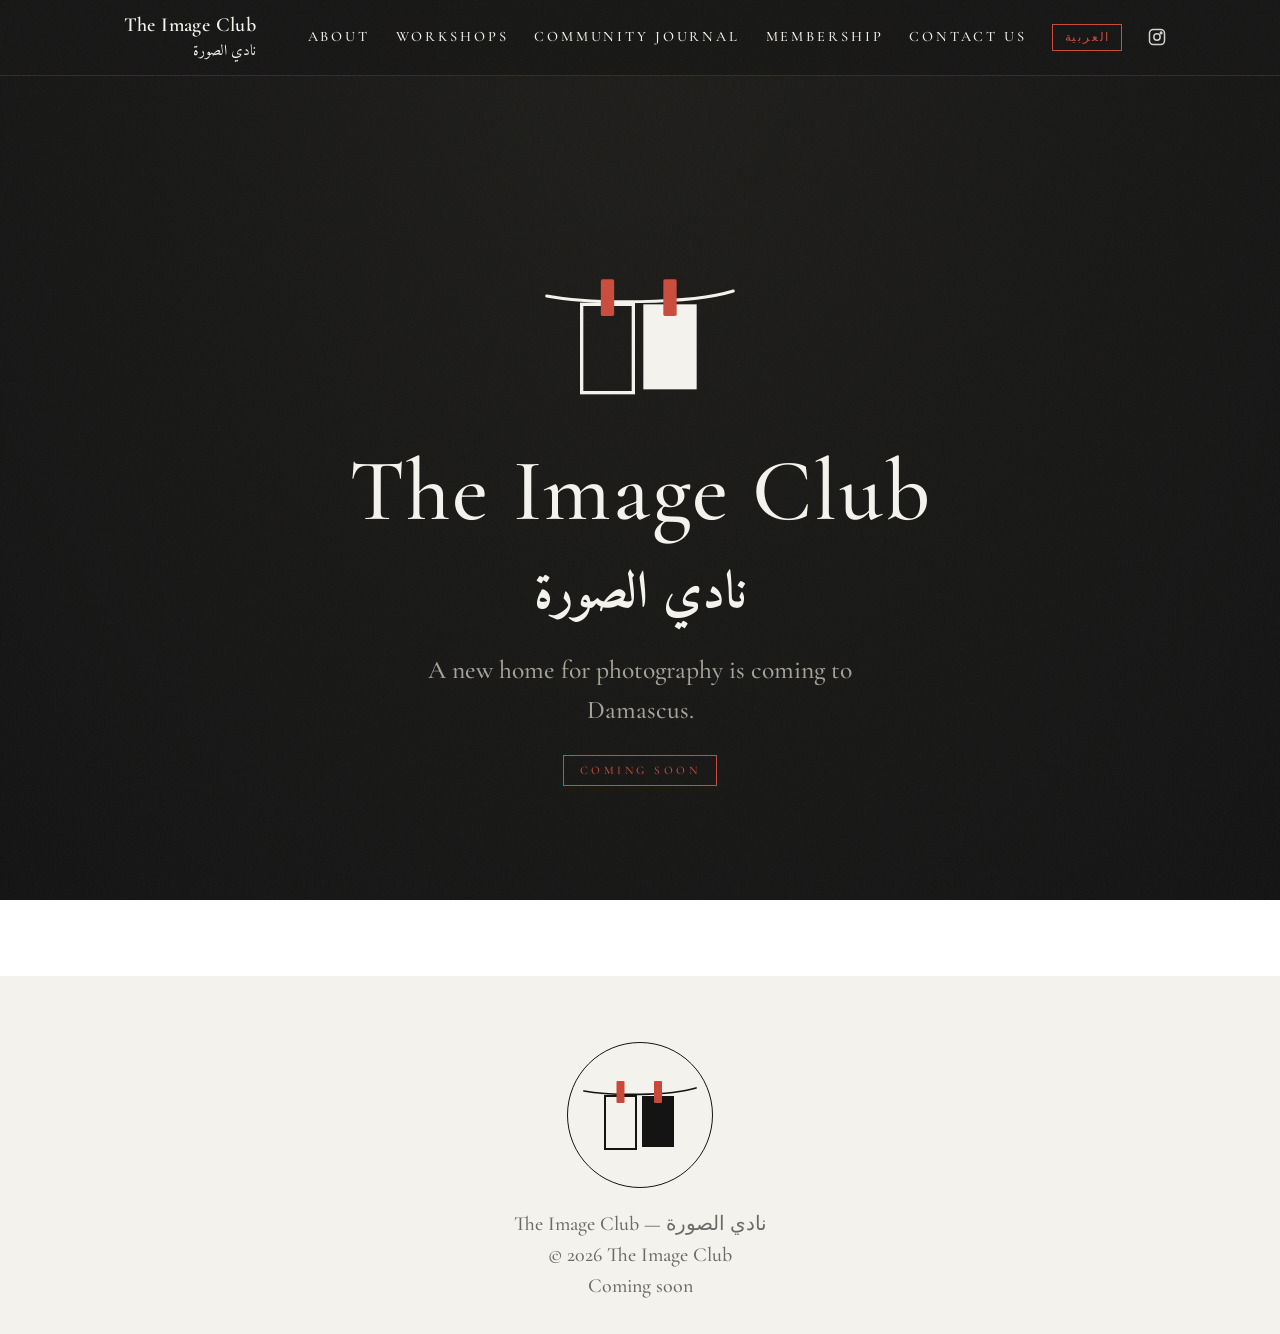
<file: index.html>
<!DOCTYPE html>
<html lang="en" dir="ltr">
<head>
<meta charset="utf-8" />
<meta name="viewport" content="width=device-width, initial-scale=1" />
<meta name="description" content="The Image Club — a new home for photography coming to Damascus. Film developing, cyanotype and hands-on workshops; founded by Luma Darwish." />
<title>The Image Club — نادي الصورة</title>
<meta name="theme-color" content="#141413" />
<link rel="icon" type="image/svg+xml" href="favicon.svg" />
<link rel="preconnect" href="https://fonts.googleapis.com" />
<link rel="preconnect" href="https://fonts.gstatic.com" crossorigin />
<link href="https://fonts.googleapis.com/css2?family=Amiri:wght@400;700&family=Cormorant+Garamond:wght@500;600;700&display=swap" rel="stylesheet" />
<link rel="stylesheet" href="css/style.css" />
</head>
<body>
<a class="skip-link" href="#main"><span class="en">Skip to content</span><span class="ar" lang="ar" dir="rtl">تخطَّ إلى المحتوى</span></a>
<div id="grain" aria-hidden="true"></div>

<header class="site-nav">
  <div class="nav-inner">
    <a class="brand" href="index.html" aria-label="The Image Club — نادي الصورة">
      <svg class="logo-mark" viewBox="0 0 240 160" role="img" aria-label="The Image Club logo mark">
        <path d="M8 36 C 60 46, 180 46, 232 30" fill="none" stroke="currentColor" stroke-width="3.5" stroke-linecap="round"/>
        <rect x="50" y="46" width="62" height="106" fill="none" stroke="currentColor" stroke-width="4"/>
        <rect x="124" y="46" width="64" height="102" fill="currentColor"/>
        <rect x="73" y="16" width="16" height="44" rx="2" class="pin"/>
        <rect x="148" y="16" width="16" height="44" rx="2" class="pin"/>
      </svg>
      <span class="brand-text">
        <span class="wordmark">The Image Club</span>
        <span class="wordmark-ar arabic" lang="ar" dir="rtl">نادي الصورة</span>
      </span>
    </a>
    <button class="hamburger" aria-label="Menu" aria-expanded="false"><span></span><span></span><span></span></button>
    <nav class="nav-links">
      <a href="about.html"><span class="en">About</span><span class="ar" lang="ar" dir="rtl">عن النادي</span></a>
      <a href="workshops.html"><span class="en">Workshops</span><span class="ar" lang="ar" dir="rtl">الورش</span></a>
      <a href="journal.html"><span class="en">Community Journal</span><span class="ar" lang="ar" dir="rtl">مدوّنة من مجتمعنا</span></a>
      <a href="membership.html"><span class="en">Membership</span><span class="ar" lang="ar" dir="rtl">العضوية</span></a>
      <a href="contact.html"><span class="en">Contact us</span><span class="ar" lang="ar" dir="rtl">تواصل معنا</span></a>
      <button class="lang-btn" id="langBtn" aria-label="Switch language — تبديل اللغة"><span class="en">العربية</span><span class="ar" lang="ar" dir="rtl">English</span></button>
      <a class="ig-link" href="https://www.instagram.com/the.image.club" aria-label="Instagram" target="_blank" rel="noopener">
        <svg width="18" height="18" viewBox="0 0 24 24" fill="none" stroke="currentColor" stroke-width="2" aria-hidden="true"><rect x="2" y="2" width="20" height="20" rx="5"/><circle cx="12" cy="12" r="4.2"/><circle cx="17.5" cy="6.5" r="1.1" fill="currentColor"/></svg>
      </a>
    </nav>
  </div>
</header>

<main id="main">
  <section class="hero" id="top">
    <svg class="logo-mark hero-mark" viewBox="0 0 240 160" role="img" aria-label="The Image Club logo mark">
      <path d="M8 36 C 60 46, 180 46, 232 30" fill="none" stroke="currentColor" stroke-width="3.5" stroke-linecap="round"/>
      <rect x="50" y="46" width="62" height="106" fill="none" stroke="currentColor" stroke-width="4"/>
      <rect x="124" y="46" width="64" height="102" fill="currentColor"/>
      <rect x="73" y="16" width="16" height="44" rx="2" class="pin"/>
      <rect x="148" y="16" width="16" height="44" rx="2" class="pin"/>
    </svg>
    <h1>The Image Club</h1>
    <p class="arabic arabic-lg" lang="ar" dir="rtl">نادي الصورة</p>
    <p class="tagline"><span class="en">A new home for photography is coming to Damascus.</span><span class="ar" lang="ar" dir="rtl">وجهة جديدة للتصوير الفوتوغرافي في دمشق .</span></p>
    <a class="soon-pill" href="membership.html"><span class="en">Coming soon</span><span class="ar" lang="ar" dir="rtl">قريبًا</span></a>
  </section>

</main>


<footer class="site-footer invert">
  <svg class="logo-badge" viewBox="-30 -66 300 300" role="img" aria-label="The Image Club logo badge">
    <circle cx="120" cy="84" r="145" fill="none" stroke="currentColor" stroke-width="2"/>
    <path d="M8 36 C 60 46, 180 46, 232 30" fill="none" stroke="currentColor" stroke-width="3.5" stroke-linecap="round"/>
    <rect x="50" y="46" width="62" height="106" fill="none" stroke="currentColor" stroke-width="4"/>
    <rect x="124" y="46" width="64" height="102" fill="currentColor"/>
    <rect x="73" y="16" width="16" height="44" rx="2" class="pin"/>
    <rect x="148" y="16" width="16" height="44" rx="2" class="pin"/>
  </svg>
  <div class="footer-copy">
    <span class="en">The Image Club — نادي الصورة<br />© 2026 The Image Club<br />Coming soon</span>
    <span class="ar" lang="ar" dir="rtl">نادي الصورة — The Image Club<br />© ٢٠٢٦ نادي الصورة<br />قريبًا</span>
  </div>
</footer>

<script src="js/main.js"></script>
</body>
</html>
</file>
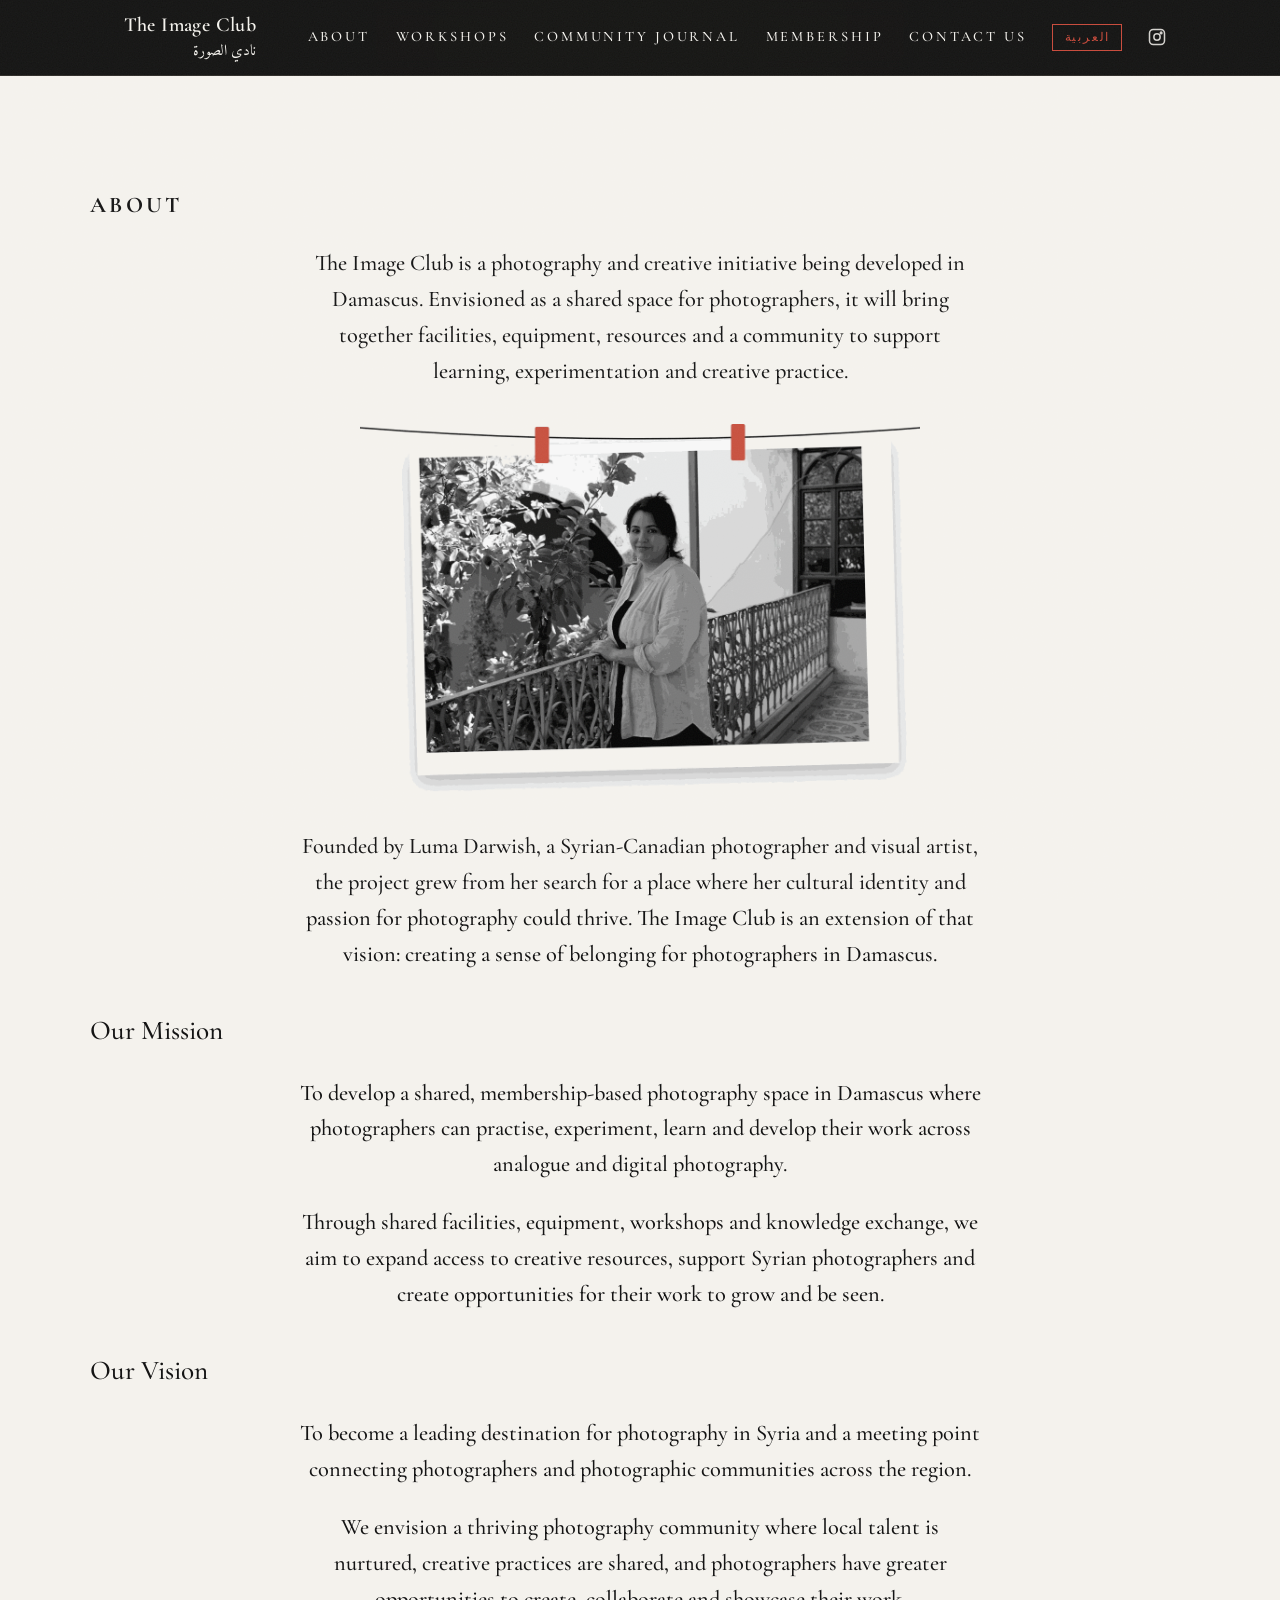
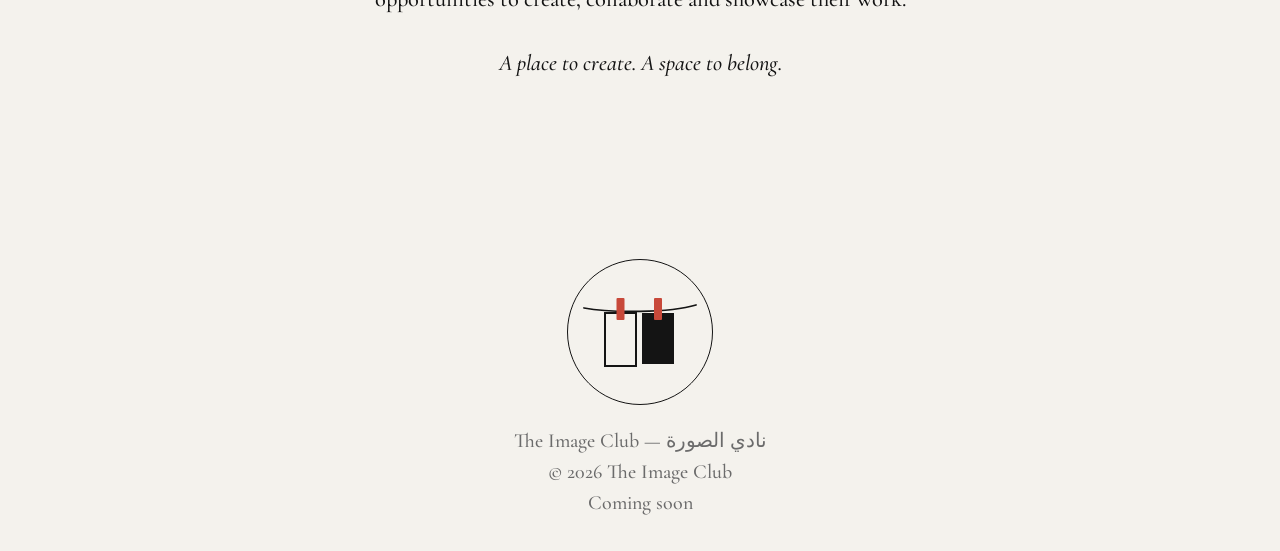
<file: about.html>
<!DOCTYPE html>
<html lang="en" dir="ltr">
<head>
<meta charset="utf-8" />
<meta name="viewport" content="width=device-width, initial-scale=1" />
<meta name="description" content="The Image Club — a new home for photography coming to Damascus. Film developing, cyanotype and hands-on workshops; founded by Luma Darwish." />
<title>About — The Image Club</title>
<meta name="theme-color" content="#141413" />
<link rel="icon" type="image/svg+xml" href="favicon.svg" />
<link rel="preconnect" href="https://fonts.googleapis.com" />
<link rel="preconnect" href="https://fonts.gstatic.com" crossorigin />
<link href="https://fonts.googleapis.com/css2?family=Amiri:wght@400;700&family=Cormorant+Garamond:wght@500;600;700&display=swap" rel="stylesheet" />
<link rel="stylesheet" href="css/style.css" />
</head>
<body>
<a class="skip-link" href="#main"><span class="en">Skip to content</span><span class="ar" lang="ar" dir="rtl">تخطَّ إلى المحتوى</span></a>
<div id="grain" aria-hidden="true"></div>

<header class="site-nav">
  <div class="nav-inner">
    <a class="brand" href="index.html" aria-label="The Image Club — نادي الصورة">
      <svg class="logo-mark" viewBox="0 0 240 160" role="img" aria-label="The Image Club logo mark">
        <path d="M8 36 C 60 46, 180 46, 232 30" fill="none" stroke="currentColor" stroke-width="3.5" stroke-linecap="round"/>
        <rect x="50" y="46" width="62" height="106" fill="none" stroke="currentColor" stroke-width="4"/>
        <rect x="124" y="46" width="64" height="102" fill="currentColor"/>
        <rect x="73" y="16" width="16" height="44" rx="2" class="pin"/>
        <rect x="148" y="16" width="16" height="44" rx="2" class="pin"/>
      </svg>
      <span class="brand-text">
        <span class="wordmark">The Image Club</span>
        <span class="wordmark-ar arabic" lang="ar" dir="rtl">نادي الصورة</span>
      </span>
    </a>
    <button class="hamburger" aria-label="Menu" aria-expanded="false"><span></span><span></span><span></span></button>
    <nav class="nav-links">
      <a href="about.html"><span class="en">About</span><span class="ar" lang="ar" dir="rtl">عن النادي</span></a>
      <a href="workshops.html"><span class="en">Workshops</span><span class="ar" lang="ar" dir="rtl">الورش</span></a>
      <a href="journal.html"><span class="en">Community Journal</span><span class="ar" lang="ar" dir="rtl">مدوّنة من مجتمعنا</span></a>
      <a href="membership.html"><span class="en">Membership</span><span class="ar" lang="ar" dir="rtl">العضوية</span></a>
      <a href="contact.html"><span class="en">Contact us</span><span class="ar" lang="ar" dir="rtl">تواصل معنا</span></a>
      <button class="lang-btn" id="langBtn" aria-label="Switch language — تبديل اللغة"><span class="en">العربية</span><span class="ar" lang="ar" dir="rtl">English</span></button>
      <a class="ig-link" href="https://www.instagram.com/the.image.club" aria-label="Instagram" target="_blank" rel="noopener">
        <svg width="18" height="18" viewBox="0 0 24 24" fill="none" stroke="currentColor" stroke-width="2" aria-hidden="true"><rect x="2" y="2" width="20" height="20" rx="5"/><circle cx="12" cy="12" r="4.2"/><circle cx="17.5" cy="6.5" r="1.1" fill="currentColor"/></svg>
      </a>
    </nav>
  </div>
</header>

<main id="main">
  <section class="block invert" data-reveal id="about">
    <p class="section-label"><span class="en">About</span><span class="ar" lang="ar" dir="rtl">عن النادي</span></p>
    <p class="prose"><span class="en">The Image Club is a photography and creative initiative being developed in Damascus. Envisioned as a shared space for photographers, it will bring together facilities, equipment, resources and a community to support learning, experimentation and creative practice.</span><span class="ar" lang="ar" dir="rtl">نادي الصورة وجهة للتصوير الفوتوغرافي والاستكشاف الإبداعي في دمشق، يجري العمل على تطويرها لتكون مساحة مشتركة تجمع المصوّرين، وتتيح لهم الوصول إلى المعدّات والموارد، والتعلّم والتجربة والإبداع معًا.</span></p>
    <figure class="about-figure">
      <img src="assets/about/founder.png" alt="Luma Darwish, founder of The Image Club" loading="lazy" />
    </figure>
    <p class="prose"><span class="en">Founded by Luma Darwish, a Syrian-Canadian photographer and visual artist, the project grew from her search for a place where her cultural identity and passion for photography could thrive. The Image Club is an extension of that vision: creating a sense of belonging for photographers in Damascus.</span><span class="ar" lang="ar" dir="rtl">تأسّس النادي على يد لُمى درويش، مصوّرة وفنّانة بصرية سورية-كندية. وانطلقت فكرته من رحلتها الشخصية في البحث عن مساحة يلتقي فيها الانتماء الثقافي والشغف بالتصوير، لتسعى إلى خلق مساحة مماثلة للمصوّرين في دمشق.</span></p>
    <h3 class="about-heading"><span class="en">Our Mission</span><span class="ar" lang="ar" dir="rtl">رسالتنا</span></h3>
    <p class="prose"><span class="en">To develop a shared, membership-based photography space in Damascus where photographers can practise, experiment, learn and develop their work across analogue and digital photography.</span><span class="ar" lang="ar" dir="rtl">تطوير مساحة مشتركة قائمة على العضوية، تتيح للمصوّرين ممارسة التصوير الأنالوغ والرقمي، والتجربة والتعلّم وتطوير أعمالهم. ومن خلال المعدّات والموارد والورشات وتبادل المعرفة، نسعى إلى توسيع فرص الوصول إلى أدوات الإبداع، ودعم المصوّرين السوريين في تطوير أعمالهم ومشاركتها.</span></p>
    <p class="prose en-only"><span class="en">Through shared facilities, equipment, workshops and knowledge exchange, we aim to expand access to creative resources, support Syrian photographers and create opportunities for their work to grow and be seen.</span><span class="ar" lang="ar" dir="rtl"></span></p>
    <h3 class="about-heading"><span class="en">Our Vision</span><span class="ar" lang="ar" dir="rtl">رؤيتنا</span></h3>
    <p class="prose"><span class="en">To become a leading destination for photography in Syria and a meeting point connecting photographers and photographic communities across the region.</span><span class="ar" lang="ar" dir="rtl">أن يصبح نادي الصورة وجهة رائدة للتصوير الفوتوغرافي في سوريا، ونقطة التقاء تربط المصوّرين ومجتمعات التصوير في المنطقة.</span></p>
    <p class="prose en-only"><span class="en">We envision a thriving photography community where local talent is nurtured, creative practices are shared, and photographers have greater opportunities to create, collaborate and showcase their work.</span><span class="ar" lang="ar" dir="rtl"></span></p>
    <p class="prose about-close"><span class="en">A place to create. A space to belong.</span><span class="ar" lang="ar" dir="rtl">مساحة للإبداع. مساحة للانتماء.</span></p>
  </section>

</main>


<footer class="site-footer invert">
  <svg class="logo-badge" viewBox="-30 -66 300 300" role="img" aria-label="The Image Club logo badge">
    <circle cx="120" cy="84" r="145" fill="none" stroke="currentColor" stroke-width="2"/>
    <path d="M8 36 C 60 46, 180 46, 232 30" fill="none" stroke="currentColor" stroke-width="3.5" stroke-linecap="round"/>
    <rect x="50" y="46" width="62" height="106" fill="none" stroke="currentColor" stroke-width="4"/>
    <rect x="124" y="46" width="64" height="102" fill="currentColor"/>
    <rect x="73" y="16" width="16" height="44" rx="2" class="pin"/>
    <rect x="148" y="16" width="16" height="44" rx="2" class="pin"/>
  </svg>
  <div class="footer-copy">
    <span class="en">The Image Club — نادي الصورة<br />© 2026 The Image Club<br />Coming soon</span>
    <span class="ar" lang="ar" dir="rtl">نادي الصورة — The Image Club<br />© ٢٠٢٦ نادي الصورة<br />قريبًا</span>
  </div>
</footer>

<script src="js/main.js"></script>
</body>
</html>
</file>
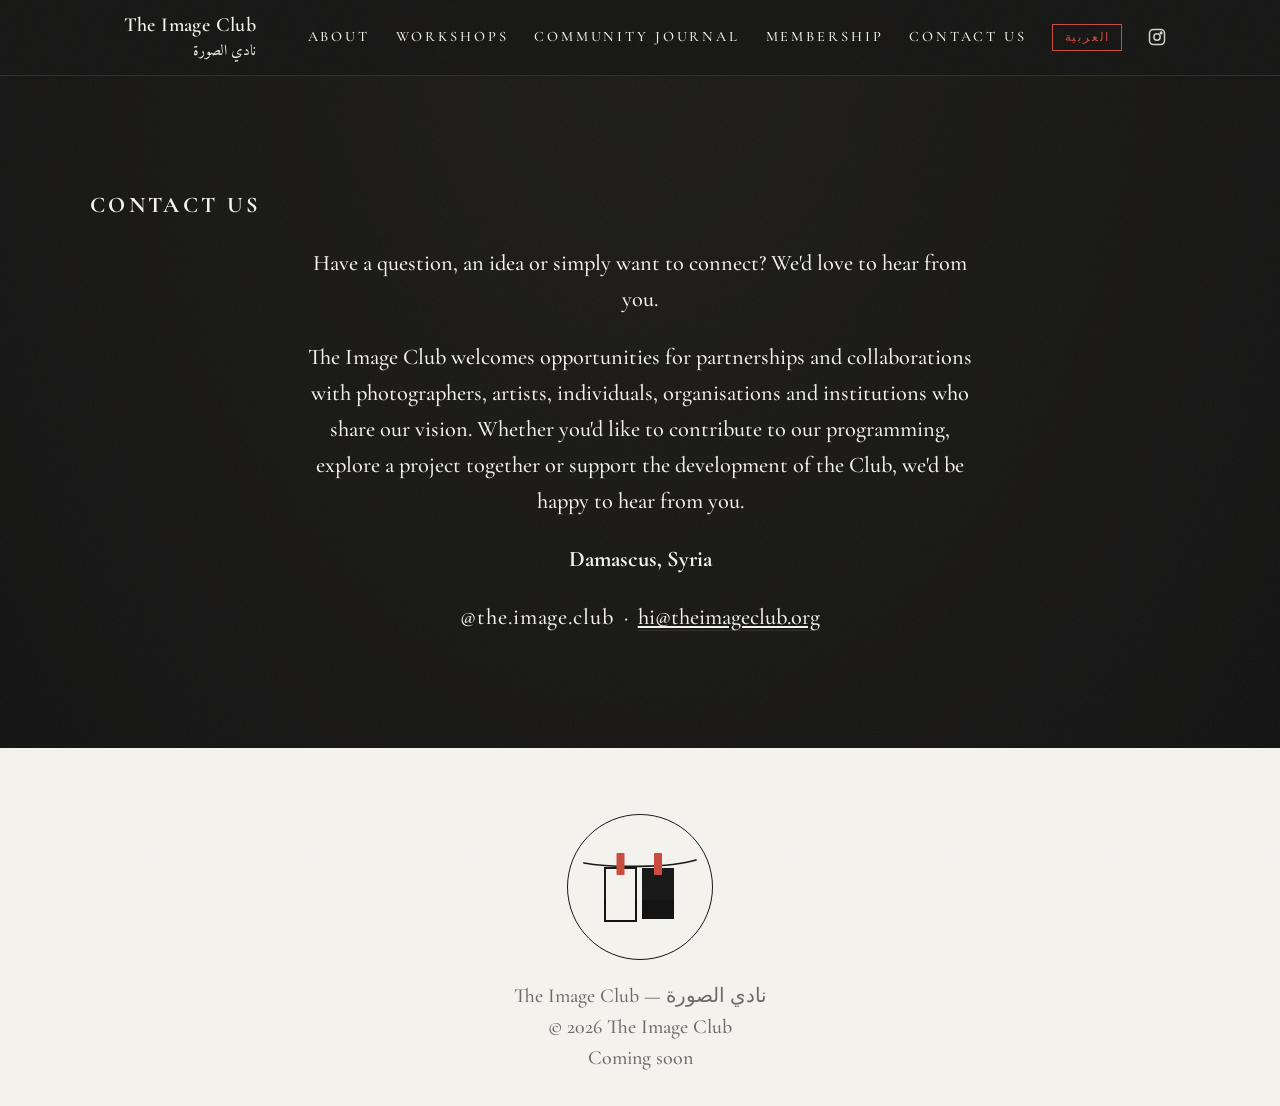
<file: contact.html>
<!DOCTYPE html>
<html lang="en" dir="ltr">
<head>
<meta charset="utf-8" />
<meta name="viewport" content="width=device-width, initial-scale=1" />
<meta name="description" content="The Image Club — a new home for photography coming to Damascus. Film developing, cyanotype and hands-on workshops; founded by Luma Darwish." />
<title>Contact — The Image Club</title>
<meta name="theme-color" content="#141413" />
<link rel="icon" type="image/svg+xml" href="favicon.svg" />
<link rel="preconnect" href="https://fonts.googleapis.com" />
<link rel="preconnect" href="https://fonts.gstatic.com" crossorigin />
<link href="https://fonts.googleapis.com/css2?family=Amiri:wght@400;700&family=Cormorant+Garamond:wght@500;600;700&display=swap" rel="stylesheet" />
<link rel="stylesheet" href="css/style.css" />
</head>
<body>
<a class="skip-link" href="#main"><span class="en">Skip to content</span><span class="ar" lang="ar" dir="rtl">تخطَّ إلى المحتوى</span></a>
<div id="grain" aria-hidden="true"></div>

<header class="site-nav">
  <div class="nav-inner">
    <a class="brand" href="index.html" aria-label="The Image Club — نادي الصورة">
      <svg class="logo-mark" viewBox="0 0 240 160" role="img" aria-label="The Image Club logo mark">
        <path d="M8 36 C 60 46, 180 46, 232 30" fill="none" stroke="currentColor" stroke-width="3.5" stroke-linecap="round"/>
        <rect x="50" y="46" width="62" height="106" fill="none" stroke="currentColor" stroke-width="4"/>
        <rect x="124" y="46" width="64" height="102" fill="currentColor"/>
        <rect x="73" y="16" width="16" height="44" rx="2" class="pin"/>
        <rect x="148" y="16" width="16" height="44" rx="2" class="pin"/>
      </svg>
      <span class="brand-text">
        <span class="wordmark">The Image Club</span>
        <span class="wordmark-ar arabic" lang="ar" dir="rtl">نادي الصورة</span>
      </span>
    </a>
    <button class="hamburger" aria-label="Menu" aria-expanded="false"><span></span><span></span><span></span></button>
    <nav class="nav-links">
      <a href="about.html"><span class="en">About</span><span class="ar" lang="ar" dir="rtl">عن النادي</span></a>
      <a href="workshops.html"><span class="en">Workshops</span><span class="ar" lang="ar" dir="rtl">الورش</span></a>
      <a href="journal.html"><span class="en">Community Journal</span><span class="ar" lang="ar" dir="rtl">مدوّنة من مجتمعنا</span></a>
      <a href="membership.html"><span class="en">Membership</span><span class="ar" lang="ar" dir="rtl">العضوية</span></a>
      <a href="contact.html"><span class="en">Contact us</span><span class="ar" lang="ar" dir="rtl">تواصل معنا</span></a>
      <button class="lang-btn" id="langBtn" aria-label="Switch language — تبديل اللغة"><span class="en">العربية</span><span class="ar" lang="ar" dir="rtl">English</span></button>
      <a class="ig-link" href="https://www.instagram.com/the.image.club" aria-label="Instagram" target="_blank" rel="noopener">
        <svg width="18" height="18" viewBox="0 0 24 24" fill="none" stroke="currentColor" stroke-width="2" aria-hidden="true"><rect x="2" y="2" width="20" height="20" rx="5"/><circle cx="12" cy="12" r="4.2"/><circle cx="17.5" cy="6.5" r="1.1" fill="currentColor"/></svg>
      </a>
    </nav>
  </div>
</header>

<main id="main">
  <section class="block" data-reveal id="contact">
    <p class="section-label"><span class="en">Contact us</span><span class="ar" lang="ar" dir="rtl">تواصل معنا</span></p>
    <p class="prose"><span class="en">Have a question, an idea or simply want to connect? We&#x27;d love to hear from you.</span><span class="ar" lang="ar" dir="rtl">لديكم سؤال أو فكرة أو ترغبون بالتواصل معنا؟ يسعدنا أن نسمع منكم.</span></p>
    <p class="prose"><span class="en">The Image Club welcomes opportunities for partnerships and collaborations with photographers, artists, individuals, organisations and institutions who share our vision. Whether you&#x27;d like to contribute to our programming, explore a project together or support the development of the Club, we&#x27;d be happy to hear from you.</span><span class="ar" lang="ar" dir="rtl">نرحّب بفرص الشراكة والتعاون مع المصورين والفنانين والأفراد والمؤسسات والمنظمات التي تشاركنا رؤيتنا. سواء كنتم ترغبون في المساهمة في برامجنا، أو العمل معنا على مشروع مشترك، أو دعم تطوير النادي، يسعدنا التواصل معكم.</span></p>
    <p class="prose"><strong><span class="en">Damascus, Syria</span><span class="ar" lang="ar" dir="rtl">دمشق، سوريا</span></strong></p>
    <p class="prose"><span class="ig-handle">@the.image.club</span> &nbsp;·&nbsp; <a class="mail" href="mailto:hi@theimageclub.org">hi@theimageclub.org</a></p>
  </section>

</main>


<footer class="site-footer invert">
  <svg class="logo-badge" viewBox="-30 -66 300 300" role="img" aria-label="The Image Club logo badge">
    <circle cx="120" cy="84" r="145" fill="none" stroke="currentColor" stroke-width="2"/>
    <path d="M8 36 C 60 46, 180 46, 232 30" fill="none" stroke="currentColor" stroke-width="3.5" stroke-linecap="round"/>
    <rect x="50" y="46" width="62" height="106" fill="none" stroke="currentColor" stroke-width="4"/>
    <rect x="124" y="46" width="64" height="102" fill="currentColor"/>
    <rect x="73" y="16" width="16" height="44" rx="2" class="pin"/>
    <rect x="148" y="16" width="16" height="44" rx="2" class="pin"/>
  </svg>
  <div class="footer-copy">
    <span class="en">The Image Club — نادي الصورة<br />© 2026 The Image Club<br />Coming soon</span>
    <span class="ar" lang="ar" dir="rtl">نادي الصورة — The Image Club<br />© ٢٠٢٦ نادي الصورة<br />قريبًا</span>
  </div>
</footer>

<script src="js/main.js"></script>
</body>
</html>
</file>
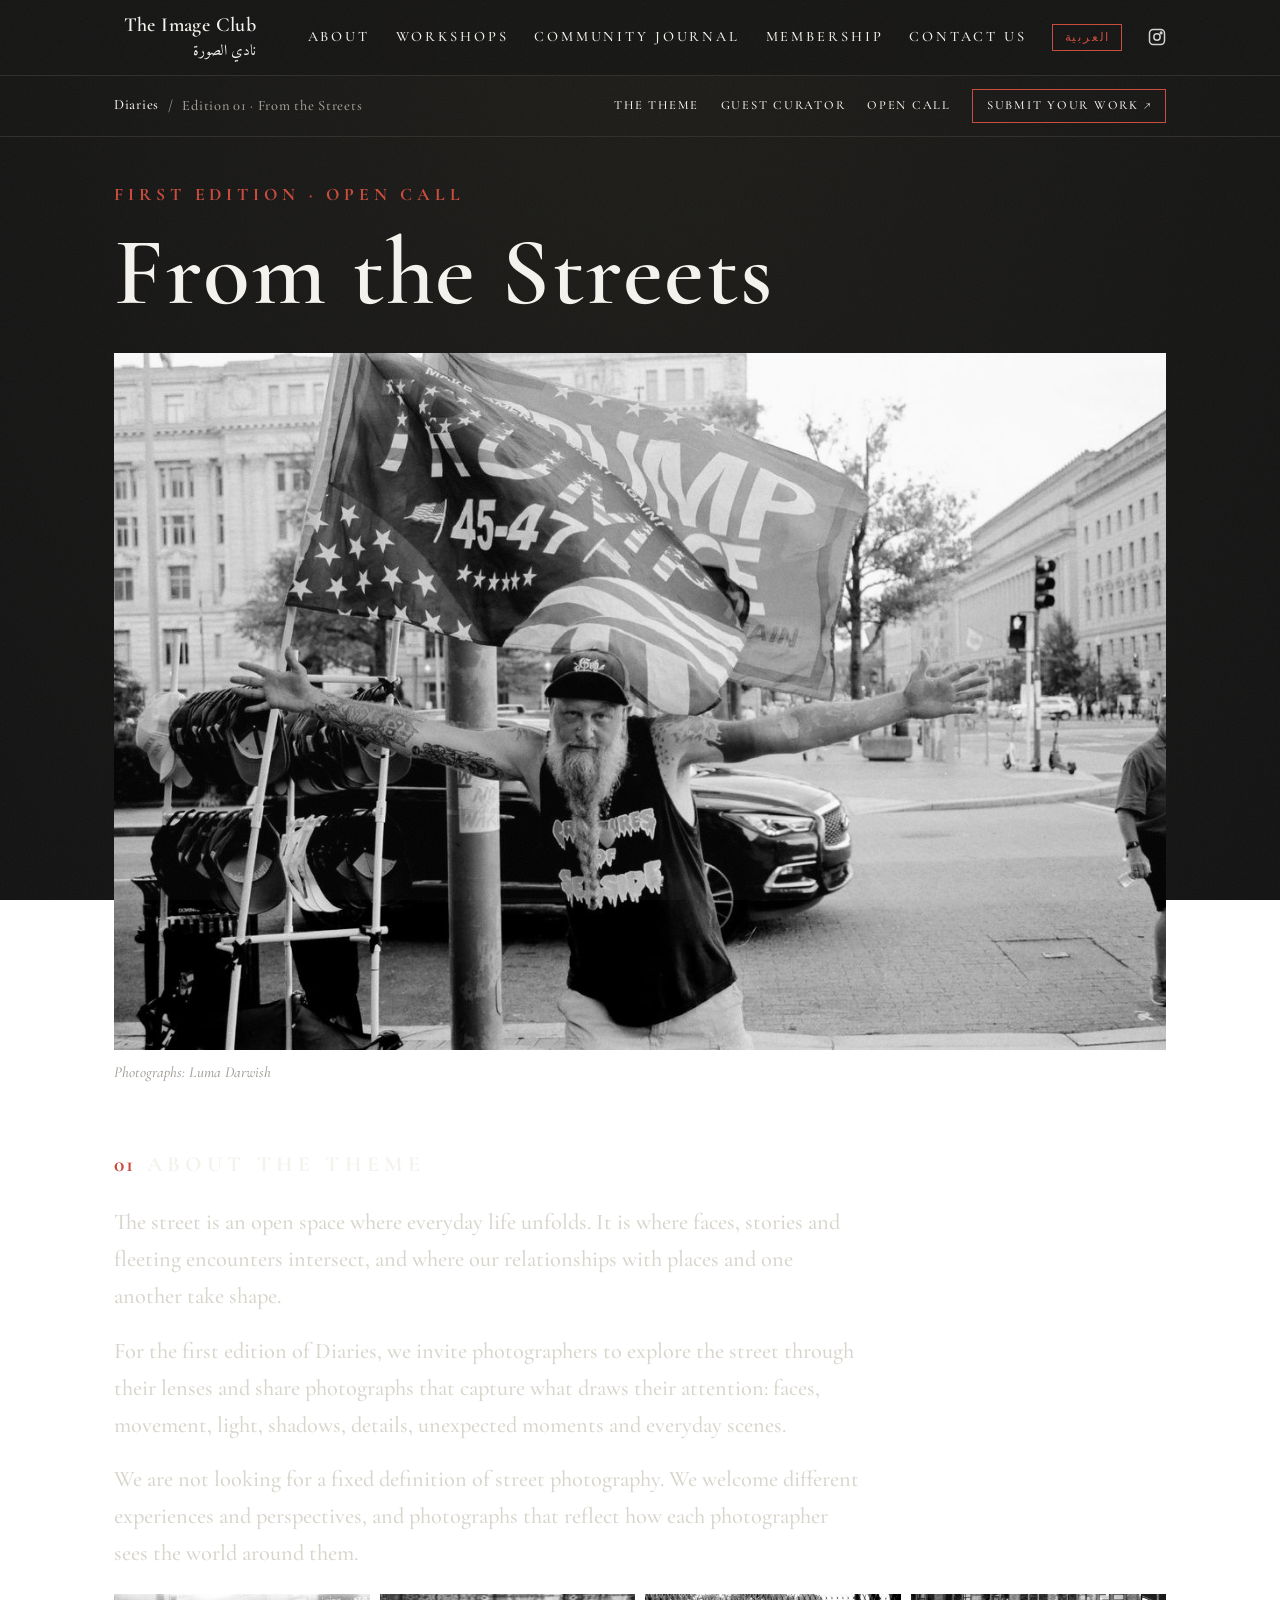
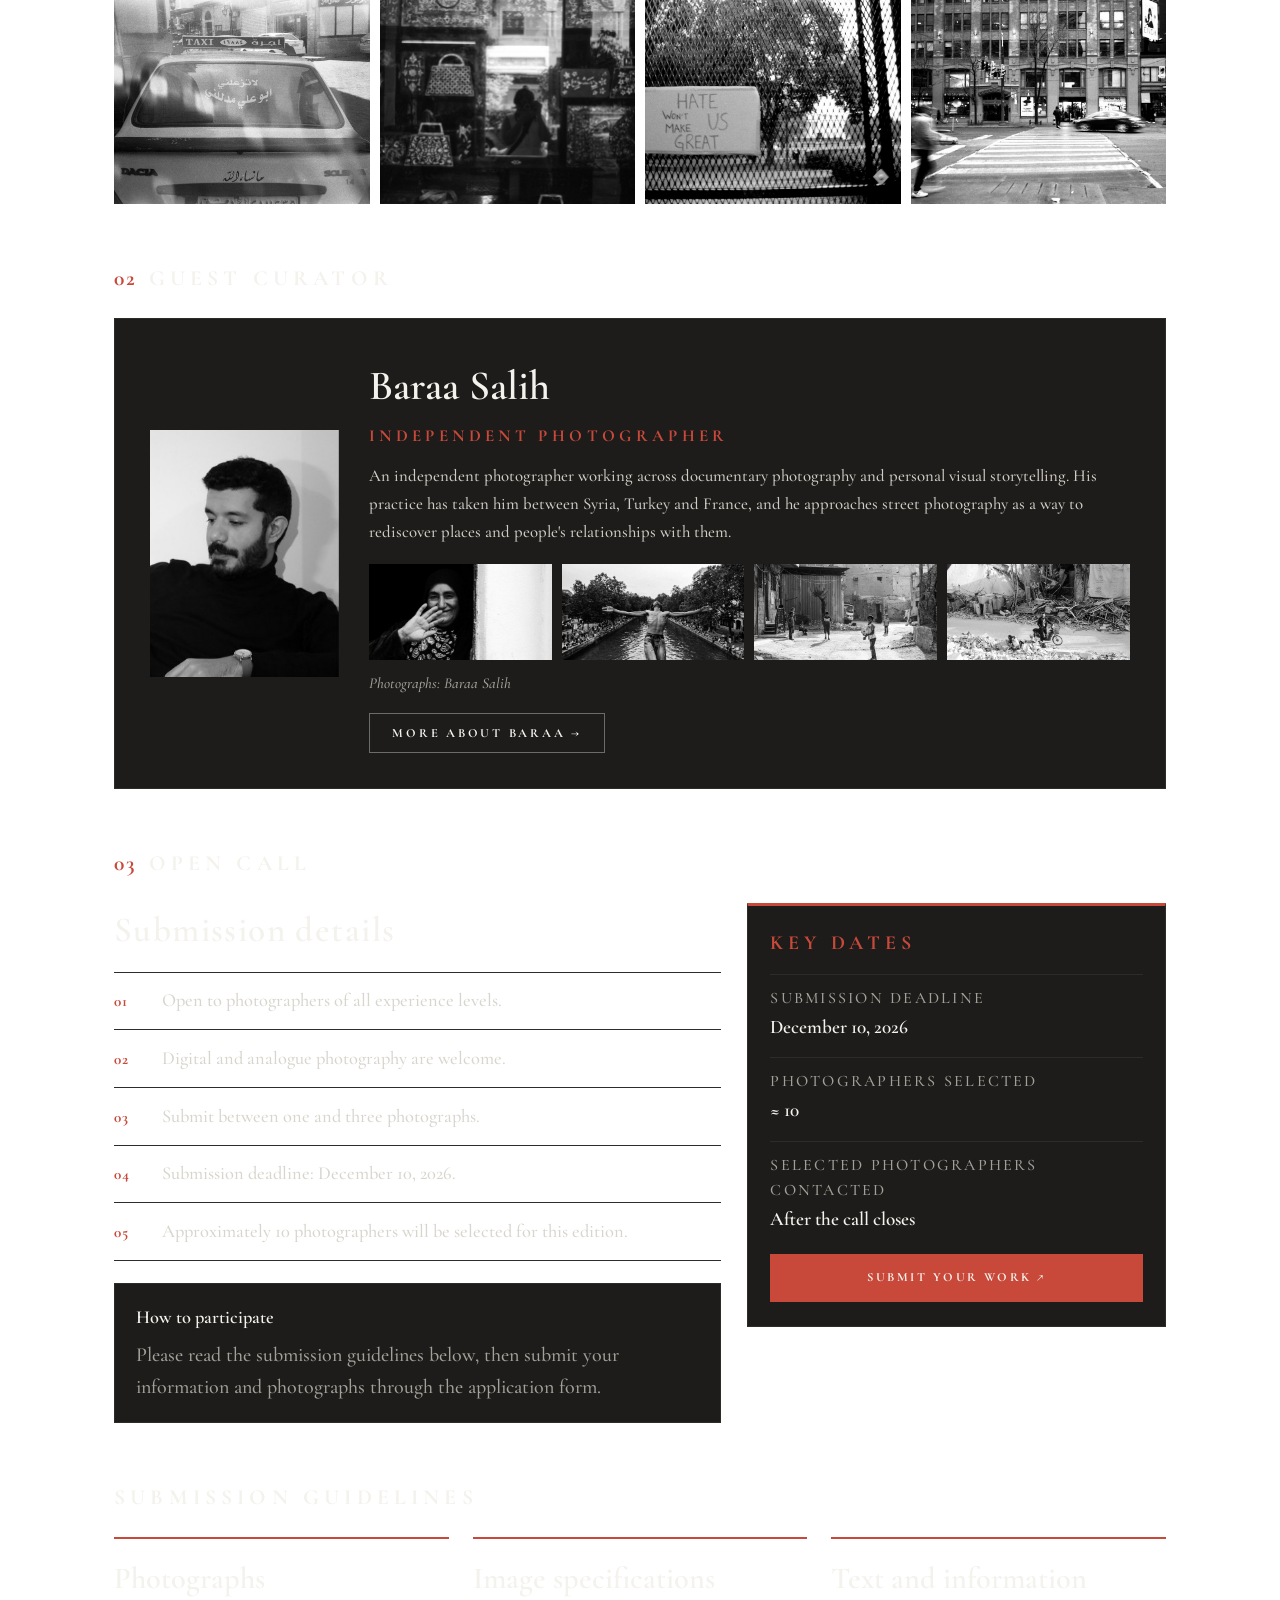
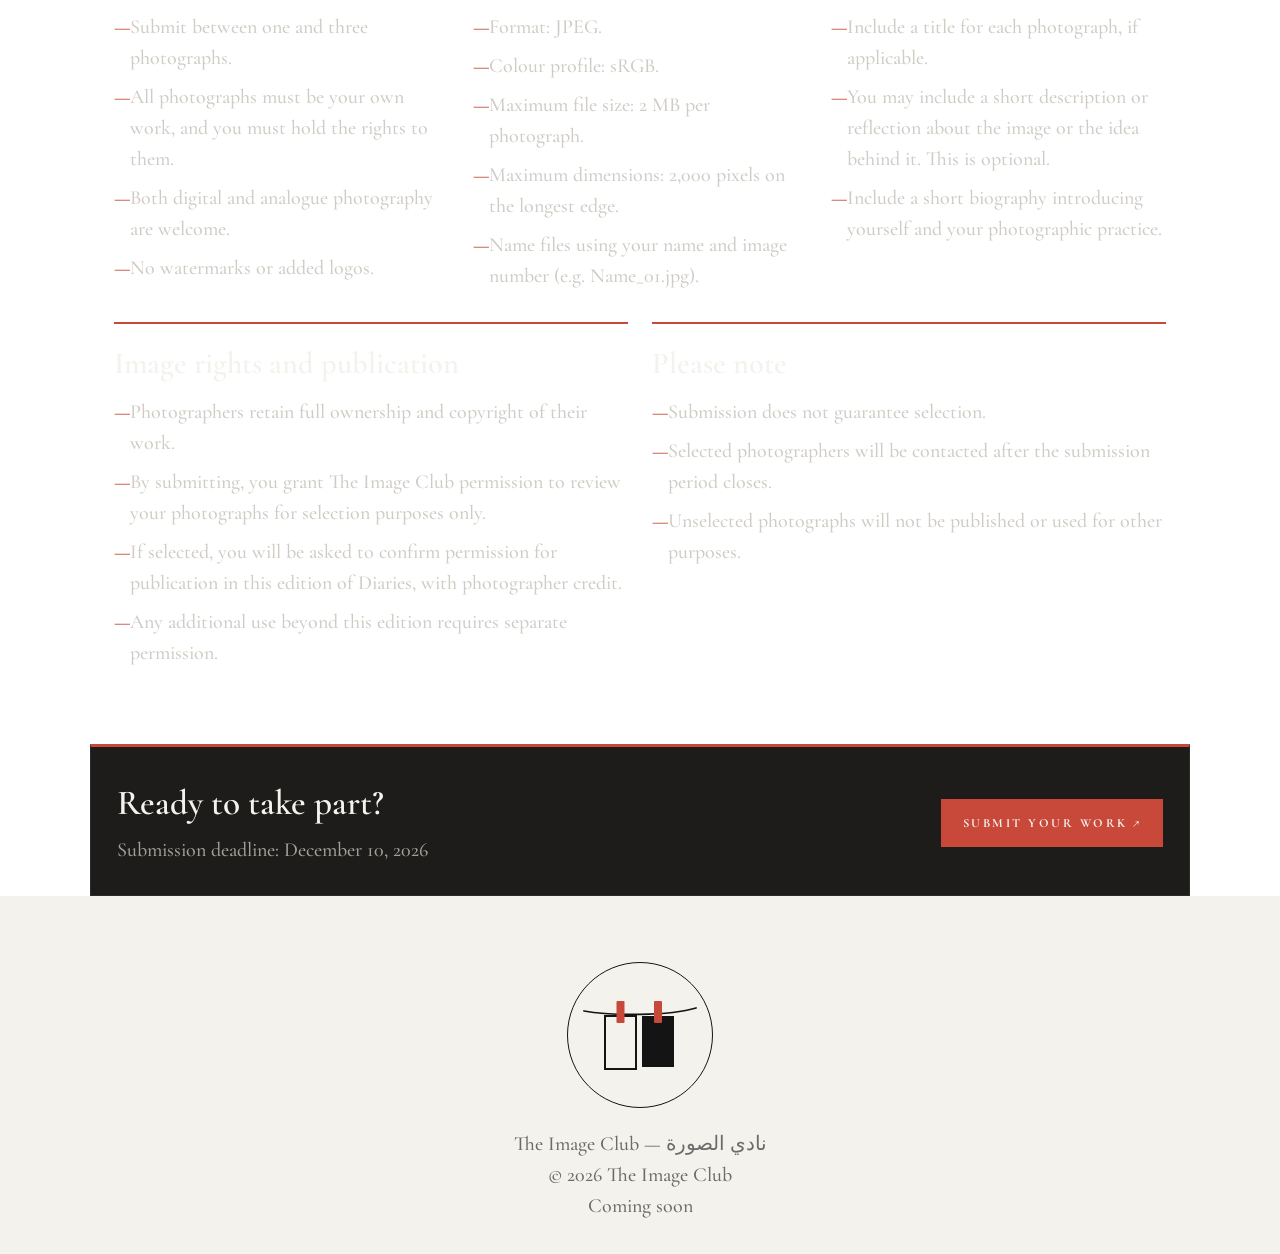
<file: edition-01.html>
<!DOCTYPE html>
<html lang="en" dir="ltr">
<head>
<meta charset="utf-8" />
<meta name="viewport" content="width=device-width, initial-scale=1" />
<meta name="description" content="The Image Club — a new home for photography coming to Damascus. Film developing, cyanotype and hands-on workshops; founded by Luma Darwish." />
<title>From the Streets — Diaries Edition 01 — The Image Club</title>
<meta name="theme-color" content="#141413" />
<link rel="icon" type="image/svg+xml" href="favicon.svg" />
<link rel="preconnect" href="https://fonts.googleapis.com" />
<link rel="preconnect" href="https://fonts.gstatic.com" crossorigin />
<link href="https://fonts.googleapis.com/css2?family=Amiri:wght@400;700&family=Cormorant+Garamond:wght@500;600;700&display=swap" rel="stylesheet" />
<link rel="stylesheet" href="css/style.css" />
</head>
<body>
<a class="skip-link" href="#main"><span class="en">Skip to content</span><span class="ar" lang="ar" dir="rtl">تخطَّ إلى المحتوى</span></a>
<div id="grain" aria-hidden="true"></div>

<header class="site-nav">
  <div class="nav-inner">
    <a class="brand" href="index.html" aria-label="The Image Club — نادي الصورة">
      <svg class="logo-mark" viewBox="0 0 240 160" role="img" aria-label="The Image Club logo mark">
        <path d="M8 36 C 60 46, 180 46, 232 30" fill="none" stroke="currentColor" stroke-width="3.5" stroke-linecap="round"/>
        <rect x="50" y="46" width="62" height="106" fill="none" stroke="currentColor" stroke-width="4"/>
        <rect x="124" y="46" width="64" height="102" fill="currentColor"/>
        <rect x="73" y="16" width="16" height="44" rx="2" class="pin"/>
        <rect x="148" y="16" width="16" height="44" rx="2" class="pin"/>
      </svg>
      <span class="brand-text">
        <span class="wordmark">The Image Club</span>
        <span class="wordmark-ar arabic" lang="ar" dir="rtl">نادي الصورة</span>
      </span>
    </a>
    <button class="hamburger" aria-label="Menu" aria-expanded="false"><span></span><span></span><span></span></button>
    <nav class="nav-links">
      <a href="about.html"><span class="en">About</span><span class="ar" lang="ar" dir="rtl">عن النادي</span></a>
      <a href="workshops.html"><span class="en">Workshops</span><span class="ar" lang="ar" dir="rtl">الورش</span></a>
      <a href="journal.html"><span class="en">Community Journal</span><span class="ar" lang="ar" dir="rtl">مدوّنة من مجتمعنا</span></a>
      <a href="membership.html"><span class="en">Membership</span><span class="ar" lang="ar" dir="rtl">العضوية</span></a>
      <a href="contact.html"><span class="en">Contact us</span><span class="ar" lang="ar" dir="rtl">تواصل معنا</span></a>
      <button class="lang-btn" id="langBtn" aria-label="Switch language — تبديل اللغة"><span class="en">العربية</span><span class="ar" lang="ar" dir="rtl">English</span></button>
      <a class="ig-link" href="https://www.instagram.com/the.image.club" aria-label="Instagram" target="_blank" rel="noopener">
        <svg width="18" height="18" viewBox="0 0 24 24" fill="none" stroke="currentColor" stroke-width="2" aria-hidden="true"><rect x="2" y="2" width="20" height="20" rx="5"/><circle cx="12" cy="12" r="4.2"/><circle cx="17.5" cy="6.5" r="1.1" fill="currentColor"/></svg>
      </a>
    </nav>
  </div>
</header>

<main id="main">
  <div class="subnav-wrap">
    <nav class="subnav" aria-label="Breadcrumb and sections">
      <nav class="breadcrumb" aria-label="Breadcrumb">
        <a href="journal.html"><span class="en">Diaries</span><span class="ar" lang="ar" dir="rtl">يوميات</span></a><span class="bc-sep" aria-hidden="true">/</span><span class="bc-current"><span class="en">Edition 01 · From the Streets</span><span class="ar" lang="ar" dir="rtl">العدد الأول · من الشارع</span></span>
      </nav>
      <nav class="anchor-links" aria-label="Page sections">
        <a href="#about"><span class="en">The theme</span><span class="ar" lang="ar" dir="rtl">الموضوع</span></a>
        <a href="#curator"><span class="en">Guest curator</span><span class="ar" lang="ar" dir="rtl">القيّم الفني للصور</span></a>
        <a href="#open-call"><span class="en">Open call</span><span class="ar" lang="ar" dir="rtl">الدعوة المفتوحة</span></a>
        <a class="submit-link" href="https://tally.so/r/4ar4Ao" target="_blank" rel="noopener"><span class="en">Submit your work ↗</span><span class="ar" lang="ar" dir="rtl">قدّم مشاركتك ↗</span></a>
      </nav>
    </nav>
  </div>

  <section class="ed-hero">
    <p class="ed-kicker"><span class="en">First Edition · Open Call</span><span class="ar" lang="ar" dir="rtl">العدد الأول · دعوة مفتوحة للمشاركة</span></p>
    <h1 class="ed-title"><span class="en">From the Streets</span><span class="ar" lang="ar" dir="rtl">من الشارع</span></h1>
    <div class="ed-mosaic">
      <figure class="ed-m-protest"><img src="assets/journal/protest.jpg" alt="Protest" loading="lazy" /></figure>
    </div>
    <p class="ed-caption"><span class="en">Photographs: Luma Darwish</span><span class="ar" lang="ar" dir="rtl">الصور: لُمى درويش</span></p>
  </section>

  <section class="ed-section" id="about">
    <p class="ed-label"><span class="ed-label-num"><span class="en">01</span><span class="ar" lang="ar" dir="rtl">٠١</span></span><span class="en">About the theme</span><span class="ar" lang="ar" dir="rtl">عن الموضوع</span></p>
    <p class="ed-para"><span class="en">The street is an open space where everyday life unfolds. It is where faces, stories and fleeting encounters intersect, and where our relationships with places and one another take shape.</span><span class="ar" lang="ar" dir="rtl">الشارع مساحة مفتوحة للحياة اليومية، مكان تتقاطع فيه الوجوه والقصص واللقطات العابرة، وتشكّل فيه علاقتنا بالمكان وبالآخرين.</span></p>
    <p class="ed-para"><span class="en">For the first edition of Diaries, we invite photographers to explore the street through their lenses and share photographs that capture what draws their attention: faces, movement, light, shadows, details, unexpected moments and everyday scenes.</span><span class="ar" lang="ar" dir="rtl">في العدد الأول من يوميات، ندعو المصوّرين إلى استكشاف الشارع من خلال عدساتهم، ومشاركة صور تلتقط ما يلتفتون إليه: الوجوه، الحركة، الضوء، الظلال، التفاصيل، اللقطات غير المتوقعة والمشاهد اليومية.</span></p>
    <p class="ed-para"><span class="en">We are not looking for a fixed definition of street photography. We welcome different experiences and perspectives, and photographs that reflect how each photographer sees the world around them.</span><span class="ar" lang="ar" dir="rtl">لا نبحث عن تعريف محدد للتصوير الشارع، بل نرحّب بتجارب ورؤى مختلفة، وكل صورة تعكس طريقة صاحبها في رؤية العالم من حوله.</span></p>
    <div class="ed-photo-row">
      <figure><img src="assets/journal/taxi.jpg" alt="A taxi seen from the street" loading="lazy" /></figure>
      <figure><img src="assets/journal/mosaic.jpg" alt="A dark street mosaic" loading="lazy" /></figure>
      <figure><img src="assets/journal/hate.jpg" alt="Protest poster" loading="lazy" /></figure>
      <figure><img src="assets/journal/crosswalk.jpg" alt="Crosswalk" loading="lazy" /></figure>
    </div>
  </section>

  <section class="ed-section" id="curator">
    <p class="ed-label"><span class="ed-label-num"><span class="en">02</span><span class="ar" lang="ar" dir="rtl">٠٢</span></span><span class="en">Guest curator</span><span class="ar" lang="ar" dir="rtl">القيّم الفني للصور</span></p>
    <div class="ed-curator-card">
      <figure class="ed-portrait"><img src="assets/journal/baraa.jpg" alt="Portrait of Baraa Salih" loading="lazy" /></figure>
      <div class="ed-curator-text">
        <h2 class="ed-curator-name"><span class="en">Baraa Salih</span><span class="ar" lang="ar" dir="rtl">براء صالح</span></h2>
        <p class="ed-curator-role"><span class="en">Independent photographer</span><span class="ar" lang="ar" dir="rtl">مصوّر مستقل</span></p>
        <p class="ed-curator-bio"><span class="en">An independent photographer working across documentary photography and personal visual storytelling. His practice has taken him between Syria, Turkey and France, and he approaches street photography as a way to rediscover places and people&#x27;s relationships with them.</span><span class="ar" lang="ar" dir="rtl">مصوّر مستقل يعمل بين التصوير الوثائقي والسرد البصري الشخصي. تنوّعت تجربته بين سوريا وتركيا وفرنسا، ويمنحه تصوير الشارع بوصفه مساحة لإعادة اكتشاف المكان وعلاقة الناس به.</span></p>
        <div class="ed-gallery">
          <figure><img src="assets/journal/woman.jpg" alt="Woman waving" loading="lazy" /></figure>
          <figure><img src="assets/journal/swimmer.jpg" alt="Swimmer with arms outstretched" loading="lazy" /></figure>
          <figure><img src="assets/journal/kids.jpg" alt="Children in a street" loading="lazy" /></figure>
          <figure><img src="assets/journal/rubble.jpg" alt="Rubble and a motorcycle" loading="lazy" /></figure>
        </div>
        <p class="ed-caption"><span class="en">Photographs: Baraa Salih</span><span class="ar" lang="ar" dir="rtl">الصور: براء صالح</span></p>
        <button class="ed-outline-btn" data-curator type="button" aria-haspopup="dialog"><span class="en">More about Baraa →</span><span class="ar" lang="ar" dir="rtl">تعرّف أكثر على براء ←</span></button>
      </div>
    </div>
  </section>

  <section class="ed-section" id="open-call">
    <p class="ed-label"><span class="ed-label-num"><span class="en">03</span><span class="ar" lang="ar" dir="rtl">٠٣</span></span><span class="en">Open call</span><span class="ar" lang="ar" dir="rtl">الدعوة المفتوحة</span></p>
    <div class="ed-opencall-grid">
      <div class="ed-details">
        <h3 class="ed-sub-title"><span class="en">Submission details</span><span class="ar" lang="ar" dir="rtl">تفاصيل المشاركة</span></h3>
        <ol class="ed-detail-list">
          <li><span class="ed-detail-num"><span class="en">01</span><span class="ar" lang="ar" dir="rtl">٠١</span></span><span class="ed-detail-text"><span class="en">Open to photographers of all experience levels.</span><span class="ar" lang="ar" dir="rtl">الدعوة مفتوحة للمصوّرين من جميع مستويات الخبرة.</span></span></li>
          <li><span class="ed-detail-num"><span class="en">02</span><span class="ar" lang="ar" dir="rtl">٠٢</span></span><span class="ed-detail-text"><span class="en">Digital and analogue photography are welcome.</span><span class="ar" lang="ar" dir="rtl">التصوير الرقمي والأنالوغ مرحّب بهما.</span></span></li>
          <li><span class="ed-detail-num"><span class="en">03</span><span class="ar" lang="ar" dir="rtl">٠٣</span></span><span class="ed-detail-text"><span class="en">Submit between one and three photographs.</span><span class="ar" lang="ar" dir="rtl">يمكن تقديم صورة واحدة إلى ثلاث صور.</span></span></li>
          <li><span class="ed-detail-num"><span class="en">04</span><span class="ar" lang="ar" dir="rtl">٠٤</span></span><span class="ed-detail-text"><span class="en">Submission deadline: December 10, 2026.</span><span class="ar" lang="ar" dir="rtl">آخر موعد للتقديم: 10 ديسمبر 2026.</span></span></li>
          <li><span class="ed-detail-num"><span class="en">05</span><span class="ar" lang="ar" dir="rtl">٠٥</span></span><span class="ed-detail-text"><span class="en">Approximately 10 photographers will be selected for this edition.</span><span class="ar" lang="ar" dir="rtl">سيتم اختيار نحو 10 مصوّرين للمشاركة في هذا العدد.</span></span></li>
        </ol>
        <div class="ed-howto">
          <h4 class="ed-howto-title"><span class="en">How to participate</span><span class="ar" lang="ar" dir="rtl">كيف تشارك؟</span></h4>
          <p class="ed-howto-body"><span class="en">Please read the submission guidelines below, then submit your information and photographs through the application form.</span><span class="ar" lang="ar" dir="rtl">اقرأ إرشادات المشاركة أدناه، ثم أرسل معلوماتك وصورك من خلال استمارة التقديم.</span></p>
        </div>
      </div>
      <aside class="ed-keydates">
        <h3 class="ed-kd-title"><span class="en">Key dates</span><span class="ar" lang="ar" dir="rtl">مواعيد هامة</span></h3>
        <div class="ed-kd-row"><span class="ed-kd-label"><span class="en">Submission deadline</span><span class="ar" lang="ar" dir="rtl">آخر موعد للتقديم</span></span><span class="ed-kd-value"><span class="en">December 10, 2026</span><span class="ar" lang="ar" dir="rtl">10 ديسمبر 2026</span></span></div>
        <div class="ed-kd-row"><span class="ed-kd-label"><span class="en">Photographers selected</span><span class="ar" lang="ar" dir="rtl">عدد المصوّرين المختارين</span></span><span class="ed-kd-value"><span class="en">≈ 10</span><span class="ar" lang="ar" dir="rtl">نحو 10</span></span></div>
        <div class="ed-kd-row"><span class="ed-kd-label"><span class="en">Selected photographers contacted</span><span class="ar" lang="ar" dir="rtl">التواصل مع المختارين</span></span><span class="ed-kd-value"><span class="en">After the call closes</span><span class="ar" lang="ar" dir="rtl">بعد انتهاء فترة التقديم</span></span></div>
        <a class="ed-submit" href="https://tally.so/r/4ar4Ao" target="_blank" rel="noopener"><span class="en">Submit your work ↗</span><span class="ar" lang="ar" dir="rtl">قدّم مشاركتك ↗</span></a>
      </aside>
    </div>
  </section>

  <section class="ed-section">
    <p class="ed-label"><span class="en">Submission guidelines</span><span class="ar" lang="ar" dir="rtl">إرشادات المشاركة</span></p>
    <div class="ed-guide-row ed-guide-row-3">
      <article class="ed-guide">
        <h3><span class="en">Photographs</span><span class="ar" lang="ar" dir="rtl">الصور</span></h3>
        <ul>
          <li><span class="en">Submit between one and three photographs.</span><span class="ar" lang="ar" dir="rtl">يمكن تقديم صورة واحدة إلى ثلاث صور.</span></li>
          <li><span class="en">All photographs must be your own work, and you must hold the rights to them.</span><span class="ar" lang="ar" dir="rtl">يجب أن تكون الصور من تصويرك وأن تملك حقوق استخدامها.</span></li>
          <li><span class="en">Both digital and analogue photography are welcome.</span><span class="ar" lang="ar" dir="rtl">نرحّب بالتصوير الرقمي والأنالوغ والمعالجة الفوتوغرافية التي تقدّم رؤيتك.</span></li>
          <li><span class="en">No watermarks or added logos.</span><span class="ar" lang="ar" dir="rtl">لا تُقبَل الصور التي تتضمن علامات مائية أو شعارات مضافة.</span></li>
        </ul>
      </article>
      <article class="ed-guide">
        <h3><span class="en">Image specifications</span><span class="ar" lang="ar" dir="rtl">مواصفات الصور</span></h3>
        <ul>
          <li><span class="en">Format: JPEG.</span><span class="ar" lang="ar" dir="rtl">الصيغة: JPEG.</span></li>
          <li><span class="en">Colour profile: sRGB.</span><span class="ar" lang="ar" dir="rtl">مساحة الألوان: sRGB.</span></li>
          <li><span class="en">Maximum file size: 2 MB per photograph.</span><span class="ar" lang="ar" dir="rtl">ألا يتجاوز حجم الصورة 2 ميغابايت.</span></li>
          <li><span class="en">Maximum dimensions: 2,000 pixels on the longest edge.</span><span class="ar" lang="ar" dir="rtl">ألا يتجاوز الضلع الأطول 2000 بكسل.</span></li>
          <li><span class="en">Name files using your name and image number (e.g. Name_01.jpg).</span><span class="ar" lang="ar" dir="rtl">تسمية الملفات باسم المصوّر ورقم الصورة (مثال: Name_01.jpg).</span></li>
        </ul>
      </article>
      <article class="ed-guide">
        <h3><span class="en">Text and information</span><span class="ar" lang="ar" dir="rtl">النصوص والمعلومات</span></h3>
        <ul>
          <li><span class="en">Include a title for each photograph, if applicable.</span><span class="ar" lang="ar" dir="rtl">أرفق عنواناً لكل صورة إن وجد.</span></li>
          <li><span class="en">You may include a short description or reflection about the image or the idea behind it. This is optional.</span><span class="ar" lang="ar" dir="rtl">يمكنك إضافة وصف قصير أو نص يشرح سياق الصورة أو الفكرة ورائها، هذا اختياري.</span></li>
          <li><span class="en">Include a short biography introducing yourself and your photographic practice.</span><span class="ar" lang="ar" dir="rtl">أضف نبذة قصيرة عنك وعن تجربتك الفوتوغرافية.</span></li>
        </ul>
      </article>
    </div>
    <div class="ed-guide-row ed-guide-row-2">
      <article class="ed-guide">
        <h3><span class="en">Image rights and publication</span><span class="ar" lang="ar" dir="rtl">حقوق الصور والنشر</span></h3>
        <ul>
          <li><span class="en">Photographers retain full ownership and copyright of their work.</span><span class="ar" lang="ar" dir="rtl">يحتفظ المصوّر بكامل حقوق ملكية صوره.</span></li>
          <li><span class="en">By submitting, you grant The Image Club permission to review your photographs for selection purposes only.</span><span class="ar" lang="ar" dir="rtl">يمنح تقديم الصور نادي يوميات الإذن بنشرها لأغراض الاختيار فقط.</span></li>
          <li><span class="en">If selected, you will be asked to confirm permission for publication in this edition of Diaries, with photographer credit.</span><span class="ar" lang="ar" dir="rtl">في حال اختيار الصور، سيُطلب تأكيد موافقة المصوّر على نشرها ضمن هذا العدد من يوميات، مع ذكر اسمه.</span></li>
          <li><span class="en">Any additional use beyond this edition requires separate permission.</span><span class="ar" lang="ar" dir="rtl">أي استخدام إضافي لصور خارج نطاق هذا العدد يتطلب موافقة منفصلة من المصوّر.</span></li>
        </ul>
      </article>
      <article class="ed-guide">
        <h3><span class="en">Please note</span><span class="ar" lang="ar" dir="rtl">ملاحظات</span></h3>
        <ul>
          <li><span class="en">Submission does not guarantee selection.</span><span class="ar" lang="ar" dir="rtl">تقديم الصور لا يضمن اختيارها.</span></li>
          <li><span class="en">Selected photographers will be contacted after the submission period closes.</span><span class="ar" lang="ar" dir="rtl">سيتم التواصل مع المصوّرين المختارين بعد انتهاء فترة التقديم.</span></li>
          <li><span class="en">Unselected photographs will not be published or used for other purposes.</span><span class="ar" lang="ar" dir="rtl">لن تُنشر الصور غير المختارة أو تُستخدم لأغراض أخرى.</span></li>
        </ul>
      </article>
    </div>
  </section>

  <section class="ed-cta">
    <div class="ed-cta-text">
      <h2 class="ed-cta-title"><span class="en">Ready to take part?</span><span class="ar" lang="ar" dir="rtl">جاهز للمشاركة؟</span></h2>
      <p class="ed-cta-sub"><span class="en">Submission deadline: December 10, 2026</span><span class="ar" lang="ar" dir="rtl">آخر موعد للتقديم: 10 ديسمبر 2026</span></p>
    </div>
    <a class="ed-submit" href="https://tally.so/r/4ar4Ao" target="_blank" rel="noopener"><span class="en">Submit your work ↗</span><span class="ar" lang="ar" dir="rtl">قدّم مشاركتك ↗</span></a>
  </section>
  <div class="popup-overlay" id="curatorPopup" role="dialog" aria-modal="true" aria-labelledby="popupName" hidden>
    <button class="popup-close" type="button" aria-label="Close">×</button>
    <div class="popup-panel">
      <figure class="popup-portrait"><img src="assets/journal/baraa.jpg" alt="Portrait of Baraa Salih" loading="lazy" /></figure>
      <div class="popup-text">
        <p class="popup-kicker"><span class="en">Guest curator · Edition 01</span><span class="ar" lang="ar" dir="rtl">القيّم الفني للصور · العدد الأول</span></p>
        <h2 class="popup-name" id="popupName"><span class="en">Baraa Salih</span><span class="ar" lang="ar" dir="rtl">براء صالح</span></h2>
        <p class="popup-lead"><span class="en">An independent photographer working across documentary photography and personal visual storytelling.</span><span class="ar" lang="ar" dir="rtl">مصوّر مستقل يعمل بين التصوير الوثائقي والسرد البصري الشخصي.</span></p>
        <p class="popup-bio"><span class="en">Moving between Syria, Turkey and France, my practice has ranged from following the news to observing everyday life. Street photography has opened up a new space for my work — not simply as a means of expression, but as a way to rediscover places, people&#x27;s relationships with them, and the relationship between the individual and the collective.</span><span class="ar" lang="ar" dir="rtl">بين سوريا وتركيا وفرنسا، تنوّعت تجربتي بين متابعة الخبر ومراقبة الحياة اليومية. ومنحني تصوير الشارع مساحة جديدة للممارسة، ليس كوسيلة للتعبير فقط، بل كطريقة لإعادة اكتشاف المكان وعلاقة الناس به، وعلاقة الفرد بالجماعة.</span></p>
        <p class="popup-bio"><span class="en">To me, the street is an open stage without a director, a place from which to observe the world and see it in different ways.</span><span class="ar" lang="ar" dir="rtl">فالشارع، في نظري، مسرح مفتوح بلا مخرج، يمكن من خلاله ملاحظة العالم ورؤيته بطرق مختلفة.</span></p>
        <a class="popup-ig" href="https://www.instagram.com/braa_salih1/" target="_blank" rel="noopener"><span class="en">Instagram · @braa_salih1 ↗</span><span class="ar" lang="ar" dir="rtl">إنستغرام · braa_salih1 ↗</span></a>
      </div>
      <div class="popup-gallery">
        <figure><img src="assets/journal/woman.jpg" alt="Woman waving" loading="lazy" /></figure>
        <figure><img src="assets/journal/swimmer.jpg" alt="Swimmer with arms outstretched" loading="lazy" /></figure>
        <figure><img src="assets/journal/kids.jpg" alt="Children in a street" loading="lazy" /></figure>
        <figure><img src="assets/journal/rubble.jpg" alt="Rubble and a motorcycle" loading="lazy" /></figure>
      </div>
      <p class="popup-caption"><span class="en">Photographs: Baraa Salih</span><span class="ar" lang="ar" dir="rtl">الصور: براء صالح</span></p>
    </div>
  </div>

</main>


<footer class="site-footer invert">
  <svg class="logo-badge" viewBox="-30 -66 300 300" role="img" aria-label="The Image Club logo badge">
    <circle cx="120" cy="84" r="145" fill="none" stroke="currentColor" stroke-width="2"/>
    <path d="M8 36 C 60 46, 180 46, 232 30" fill="none" stroke="currentColor" stroke-width="3.5" stroke-linecap="round"/>
    <rect x="50" y="46" width="62" height="106" fill="none" stroke="currentColor" stroke-width="4"/>
    <rect x="124" y="46" width="64" height="102" fill="currentColor"/>
    <rect x="73" y="16" width="16" height="44" rx="2" class="pin"/>
    <rect x="148" y="16" width="16" height="44" rx="2" class="pin"/>
  </svg>
  <div class="footer-copy">
    <span class="en">The Image Club — نادي الصورة<br />© 2026 The Image Club<br />Coming soon</span>
    <span class="ar" lang="ar" dir="rtl">نادي الصورة — The Image Club<br />© ٢٠٢٦ نادي الصورة<br />قريبًا</span>
  </div>
</footer>

<script src="js/main.js"></script>
</body>
</html>
</file>
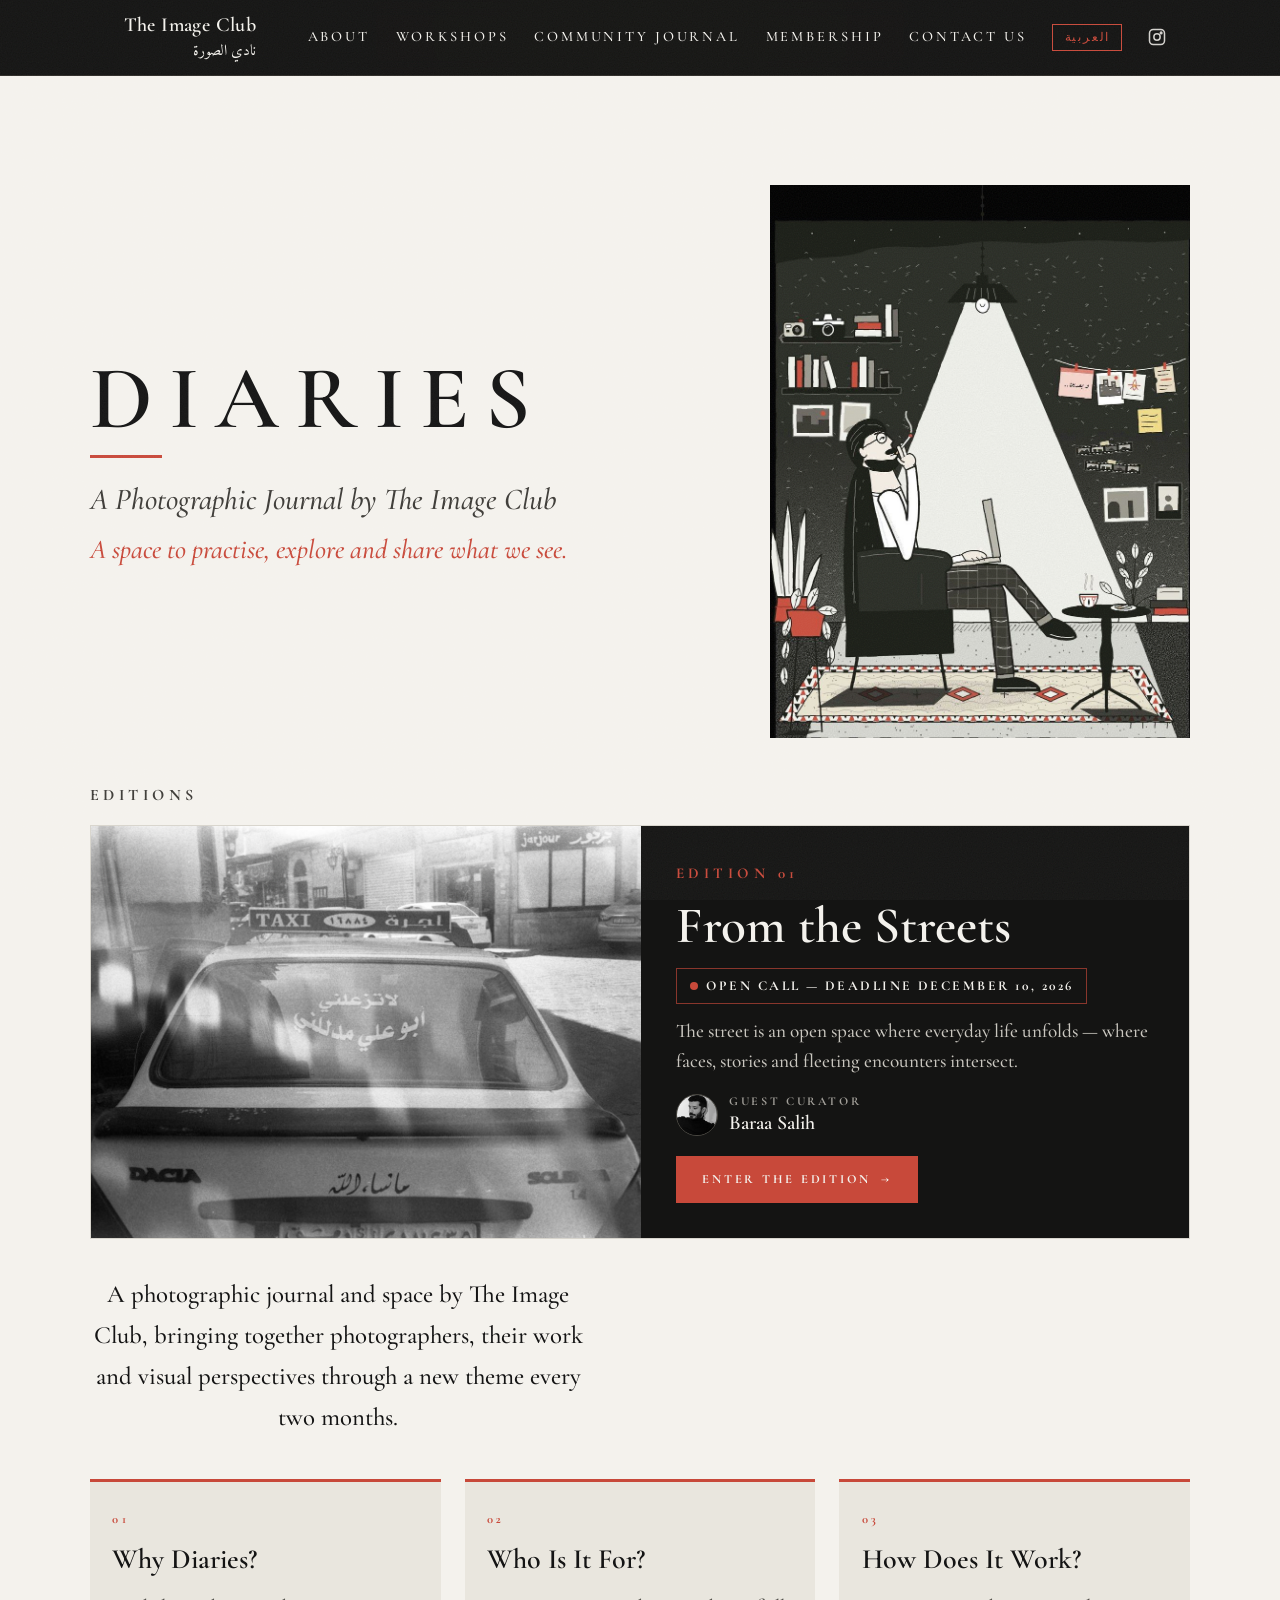
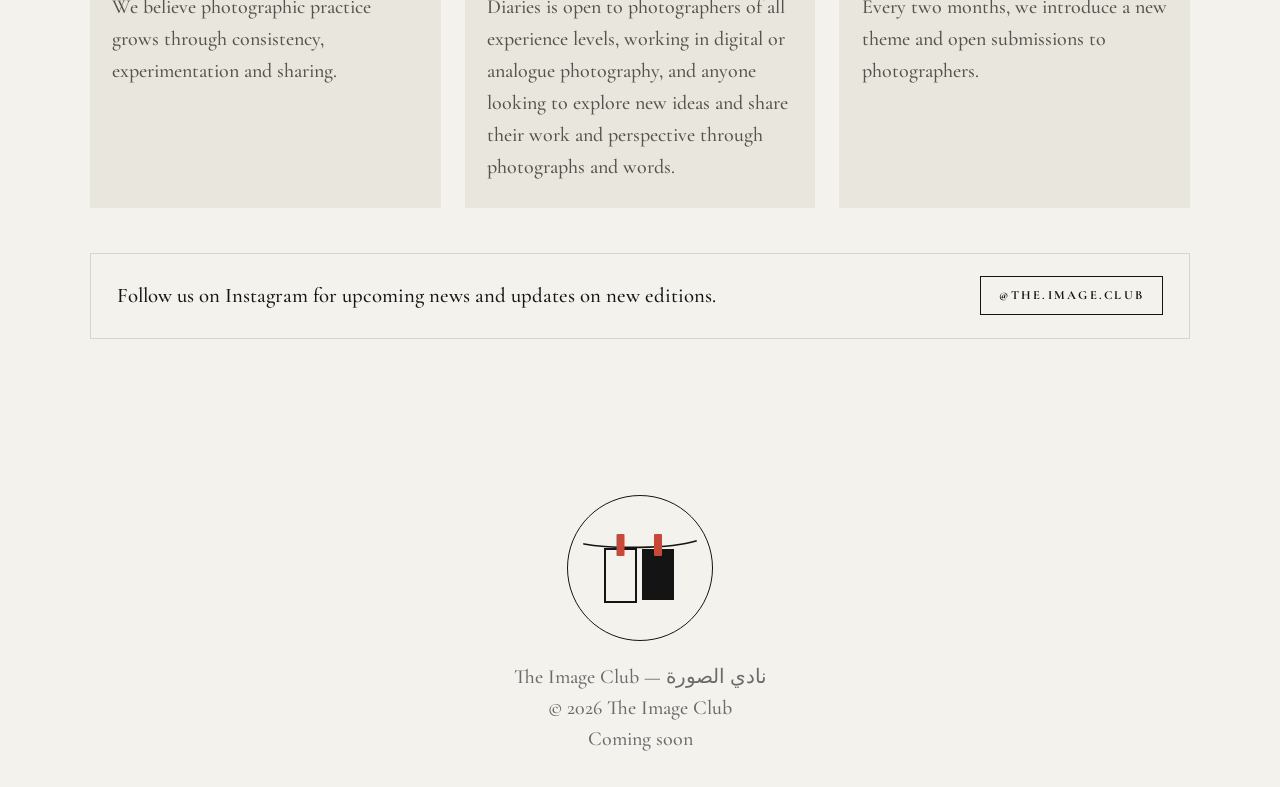
<file: journal.html>
<!DOCTYPE html>
<html lang="en" dir="ltr">
<head>
<meta charset="utf-8" />
<meta name="viewport" content="width=device-width, initial-scale=1" />
<meta name="description" content="The Image Club — a new home for photography coming to Damascus. Film developing, cyanotype and hands-on workshops; founded by Luma Darwish." />
<title>Journal — The Image Club</title>
<meta name="theme-color" content="#141413" />
<link rel="icon" type="image/svg+xml" href="favicon.svg" />
<link rel="preconnect" href="https://fonts.googleapis.com" />
<link rel="preconnect" href="https://fonts.gstatic.com" crossorigin />
<link href="https://fonts.googleapis.com/css2?family=Amiri:wght@400;700&family=Cormorant+Garamond:wght@500;600;700&display=swap" rel="stylesheet" />
<link rel="stylesheet" href="css/style.css" />
</head>
<body>
<a class="skip-link" href="#main"><span class="en">Skip to content</span><span class="ar" lang="ar" dir="rtl">تخطَّ إلى المحتوى</span></a>
<div id="grain" aria-hidden="true"></div>

<header class="site-nav">
  <div class="nav-inner">
    <a class="brand" href="index.html" aria-label="The Image Club — نادي الصورة">
      <svg class="logo-mark" viewBox="0 0 240 160" role="img" aria-label="The Image Club logo mark">
        <path d="M8 36 C 60 46, 180 46, 232 30" fill="none" stroke="currentColor" stroke-width="3.5" stroke-linecap="round"/>
        <rect x="50" y="46" width="62" height="106" fill="none" stroke="currentColor" stroke-width="4"/>
        <rect x="124" y="46" width="64" height="102" fill="currentColor"/>
        <rect x="73" y="16" width="16" height="44" rx="2" class="pin"/>
        <rect x="148" y="16" width="16" height="44" rx="2" class="pin"/>
      </svg>
      <span class="brand-text">
        <span class="wordmark">The Image Club</span>
        <span class="wordmark-ar arabic" lang="ar" dir="rtl">نادي الصورة</span>
      </span>
    </a>
    <button class="hamburger" aria-label="Menu" aria-expanded="false"><span></span><span></span><span></span></button>
    <nav class="nav-links">
      <a href="about.html"><span class="en">About</span><span class="ar" lang="ar" dir="rtl">عن النادي</span></a>
      <a href="workshops.html"><span class="en">Workshops</span><span class="ar" lang="ar" dir="rtl">الورش</span></a>
      <a href="journal.html"><span class="en">Community Journal</span><span class="ar" lang="ar" dir="rtl">مدوّنة من مجتمعنا</span></a>
      <a href="membership.html"><span class="en">Membership</span><span class="ar" lang="ar" dir="rtl">العضوية</span></a>
      <a href="contact.html"><span class="en">Contact us</span><span class="ar" lang="ar" dir="rtl">تواصل معنا</span></a>
      <button class="lang-btn" id="langBtn" aria-label="Switch language — تبديل اللغة"><span class="en">العربية</span><span class="ar" lang="ar" dir="rtl">English</span></button>
      <a class="ig-link" href="https://www.instagram.com/the.image.club" aria-label="Instagram" target="_blank" rel="noopener">
        <svg width="18" height="18" viewBox="0 0 24 24" fill="none" stroke="currentColor" stroke-width="2" aria-hidden="true"><rect x="2" y="2" width="20" height="20" rx="5"/><circle cx="12" cy="12" r="4.2"/><circle cx="17.5" cy="6.5" r="1.1" fill="currentColor"/></svg>
      </a>
    </nav>
  </div>
</header>

<main id="main">
  <section class="block invert" id="journal">
    <div class="journal-wrap">
      <div class="journal-banner">
        <div class="j-banner-text">
          <h1 class="j-title"><span class="en">Diaries</span><span class="ar" lang="ar" dir="rtl">يوميات</span></h1>
          <div class="j-rule" aria-hidden="true"></div>
          <p class="j-sub"><span class="en">A Photographic Journal by The Image Club</span><span class="ar" lang="ar" dir="rtl">مدونة فوتوغرافية من نادي الصورة</span></p>
          <p class="j-tag"><span class="en">A space to practise, explore and share what we see.</span><span class="ar" lang="ar" dir="rtl">مساحة للممارسة، والاستكشاف، ومشاركة ما نراه.</span></p>
        </div>
        <figure class="j-art">
          <img src="assets/journal/diaries-art.jpg" alt="Illustration of a man thinking in an armchair under a hanging lamp" loading="lazy" />
        </figure>
      </div>
      <p class="j-editions-label"><span class="en">Editions</span><span class="ar" lang="ar" dir="rtl">الأعداد</span></p>
      <article class="edition-card">
        <figure class="edition-photo">
          <img src="assets/journal/taxi.jpg" alt="A taxi seen from the street" loading="lazy" />
        </figure>
        <div class="edition-panel">
          <p class="edition-label"><span class="en">Edition 01</span><span class="ar" lang="ar" dir="rtl">العدد الأول</span></p>
          <h2 class="edition-title"><span class="en">From the Streets</span><span class="ar" lang="ar" dir="rtl">من الشارع</span></h2>
          <p class="edition-pill"><span class="pill-dot" aria-hidden="true"></span><span class="en">Open call — Deadline December 10, 2026</span><span class="ar" lang="ar" dir="rtl">دعوة مفتوحة — آخر موعد ١٠ ديسمبر ٢٠٢٦</span></p>
          <p class="edition-desc"><span class="en">The street is an open space where everyday life unfolds — where faces, stories and fleeting encounters intersect.</span><span class="ar" lang="ar" dir="rtl">الشارع مساحة مفتوحة للحياة اليومية، مكان تتقاطع فيه الوجوه والقصص واللقطات العابرة.</span></p>
          <button class="curator-chip" data-curator type="button" aria-haspopup="dialog">
            <img class="curator-avatar" src="assets/journal/baraa.jpg" alt="" />
            <span class="curator-chip-text">
              <span class="curator-chip-label"><span class="en">Guest curator</span><span class="ar" lang="ar" dir="rtl">القيّم الفني للصور</span></span>
              <span class="curator-chip-name"><span class="en">Baraa Salih</span><span class="ar" lang="ar" dir="rtl">براء صالح</span></span>
            </span>
          </button>
          <a class="edition-btn" href="edition-01.html"><span class="en">Enter the edition</span><span class="ar" lang="ar" dir="rtl">تصفّح العدد الأول</span><span class="btn-arrow" aria-hidden="true">→</span></a>
        </div>
      </article>
      <div class="j-intro">
      <p class="prose j-intro-para"><span class="en">A photographic journal and space by The Image Club, bringing together photographers, their work and visual perspectives through a new theme every two months.</span><span class="ar" lang="ar" dir="rtl">مدونة فوتوغرافية من نادي الصورة، ومساحة تجمع أعمال المصوّرين وتجاربهم البصرية من خلال موضوع جديد في كل عدد يصدر كل شهرين.</span></p>
      </div>
      <div class="info-cards">
      <article class="info-card">
        <span class="info-num"><span class="en">01</span><span class="ar" lang="ar" dir="rtl">١</span></span>
        <h3 class="info-title"><span class="en">Why Diaries?</span><span class="ar" lang="ar" dir="rtl">لماذا يوميات؟</span></h3>
        <p class="info-body"><span class="en">We believe photographic practice grows through consistency, experimentation and sharing.</span><span class="ar" lang="ar" dir="rtl">نؤمن أن الممارسة الفوتوغرافية تنمو عبر الاستمرار والتجربة والمشاركة.</span></p>
      </article>
      <article class="info-card">
        <span class="info-num"><span class="en">02</span><span class="ar" lang="ar" dir="rtl">٢</span></span>
        <h3 class="info-title"><span class="en">Who Is It For?</span><span class="ar" lang="ar" dir="rtl">لمن؟</span></h3>
        <p class="info-body"><span class="en">Diaries is open to photographers of all experience levels, working in digital or analogue photography, and anyone looking to explore new ideas and share their work and perspective through photographs and words.</span><span class="ar" lang="ar" dir="rtl">يوميات مفتوحة للمصوّرين على مختلف مستويات خبراتهم، سواء بالتصوير الرقمي أو الأنالوغ، ولكل من يرغب في استكشاف أفكار جديدة ومشاركة أعماله ورؤيته من خلال الصورة والكلمة.</span></p>
      </article>
      <article class="info-card">
        <span class="info-num"><span class="en">03</span><span class="ar" lang="ar" dir="rtl">٣</span></span>
        <h3 class="info-title"><span class="en">How Does It Work?</span><span class="ar" lang="ar" dir="rtl">كيف تعمل؟</span></h3>
        <p class="info-body"><span class="en">Every two months, we introduce a new theme and open submissions to photographers.</span><span class="ar" lang="ar" dir="rtl">كل شهرين، نعلن عن موضوع جديد ونفتح دعوة المشاركة أمام المصوّرين.</span></p>
      </article>
      </div>
      <div class="band">
        <p class="band-text"><span class="en">Follow us on Instagram for upcoming news and updates on new editions.</span><span class="ar" lang="ar" dir="rtl">تابعونا على إنستغرام لمعرفة آخر الأخبار والمستجدات حول الأعداد القادمة.</span></p>
        <a class="band-btn" href="https://www.instagram.com/the.image.club" target="_blank" rel="noopener">@THE.IMAGE.CLUB</a>
      </div>
    </div>
  </section>
  <div class="popup-overlay" id="curatorPopup" role="dialog" aria-modal="true" aria-labelledby="popupName" hidden>
    <button class="popup-close" type="button" aria-label="Close">×</button>
    <div class="popup-panel">
      <figure class="popup-portrait"><img src="assets/journal/baraa.jpg" alt="Portrait of Baraa Salih" loading="lazy" /></figure>
      <div class="popup-text">
        <p class="popup-kicker"><span class="en">Guest curator · Edition 01</span><span class="ar" lang="ar" dir="rtl">القيّم الفني للصور · العدد الأول</span></p>
        <h2 class="popup-name" id="popupName"><span class="en">Baraa Salih</span><span class="ar" lang="ar" dir="rtl">براء صالح</span></h2>
        <p class="popup-lead"><span class="en">An independent photographer working across documentary photography and personal visual storytelling.</span><span class="ar" lang="ar" dir="rtl">مصوّر مستقل يعمل بين التصوير الوثائقي والسرد البصري الشخصي.</span></p>
        <p class="popup-bio"><span class="en">Moving between Syria, Turkey and France, my practice has ranged from following the news to observing everyday life. Street photography has opened up a new space for my work — not simply as a means of expression, but as a way to rediscover places, people&#x27;s relationships with them, and the relationship between the individual and the collective.</span><span class="ar" lang="ar" dir="rtl">بين سوريا وتركيا وفرنسا، تنوّعت تجربتي بين متابعة الخبر ومراقبة الحياة اليومية. ومنحني تصوير الشارع مساحة جديدة للممارسة، ليس كوسيلة للتعبير فقط، بل كطريقة لإعادة اكتشاف المكان وعلاقة الناس به، وعلاقة الفرد بالجماعة.</span></p>
        <p class="popup-bio"><span class="en">To me, the street is an open stage without a director, a place from which to observe the world and see it in different ways.</span><span class="ar" lang="ar" dir="rtl">فالشارع، في نظري، مسرح مفتوح بلا مخرج، يمكن من خلاله ملاحظة العالم ورؤيته بطرق مختلفة.</span></p>
        <a class="popup-ig" href="https://www.instagram.com/braa_salih1/" target="_blank" rel="noopener"><span class="en">Instagram · @braa_salih1 ↗</span><span class="ar" lang="ar" dir="rtl">إنستغرام · braa_salih1 ↗</span></a>
      </div>
      <div class="popup-gallery">
        <figure><img src="assets/journal/woman.jpg" alt="Woman waving" loading="lazy" /></figure>
        <figure><img src="assets/journal/swimmer.jpg" alt="Swimmer with arms outstretched" loading="lazy" /></figure>
        <figure><img src="assets/journal/kids.jpg" alt="Children in a street" loading="lazy" /></figure>
        <figure><img src="assets/journal/rubble.jpg" alt="Rubble and a motorcycle" loading="lazy" /></figure>
      </div>
      <p class="popup-caption"><span class="en">Photographs: Baraa Salih</span><span class="ar" lang="ar" dir="rtl">الصور: براء صالح</span></p>
    </div>
  </div>

</main>


<footer class="site-footer invert">
  <svg class="logo-badge" viewBox="-30 -66 300 300" role="img" aria-label="The Image Club logo badge">
    <circle cx="120" cy="84" r="145" fill="none" stroke="currentColor" stroke-width="2"/>
    <path d="M8 36 C 60 46, 180 46, 232 30" fill="none" stroke="currentColor" stroke-width="3.5" stroke-linecap="round"/>
    <rect x="50" y="46" width="62" height="106" fill="none" stroke="currentColor" stroke-width="4"/>
    <rect x="124" y="46" width="64" height="102" fill="currentColor"/>
    <rect x="73" y="16" width="16" height="44" rx="2" class="pin"/>
    <rect x="148" y="16" width="16" height="44" rx="2" class="pin"/>
  </svg>
  <div class="footer-copy">
    <span class="en">The Image Club — نادي الصورة<br />© 2026 The Image Club<br />Coming soon</span>
    <span class="ar" lang="ar" dir="rtl">نادي الصورة — The Image Club<br />© ٢٠٢٦ نادي الصورة<br />قريبًا</span>
  </div>
</footer>

<script src="js/main.js"></script>
</body>
</html>
</file>
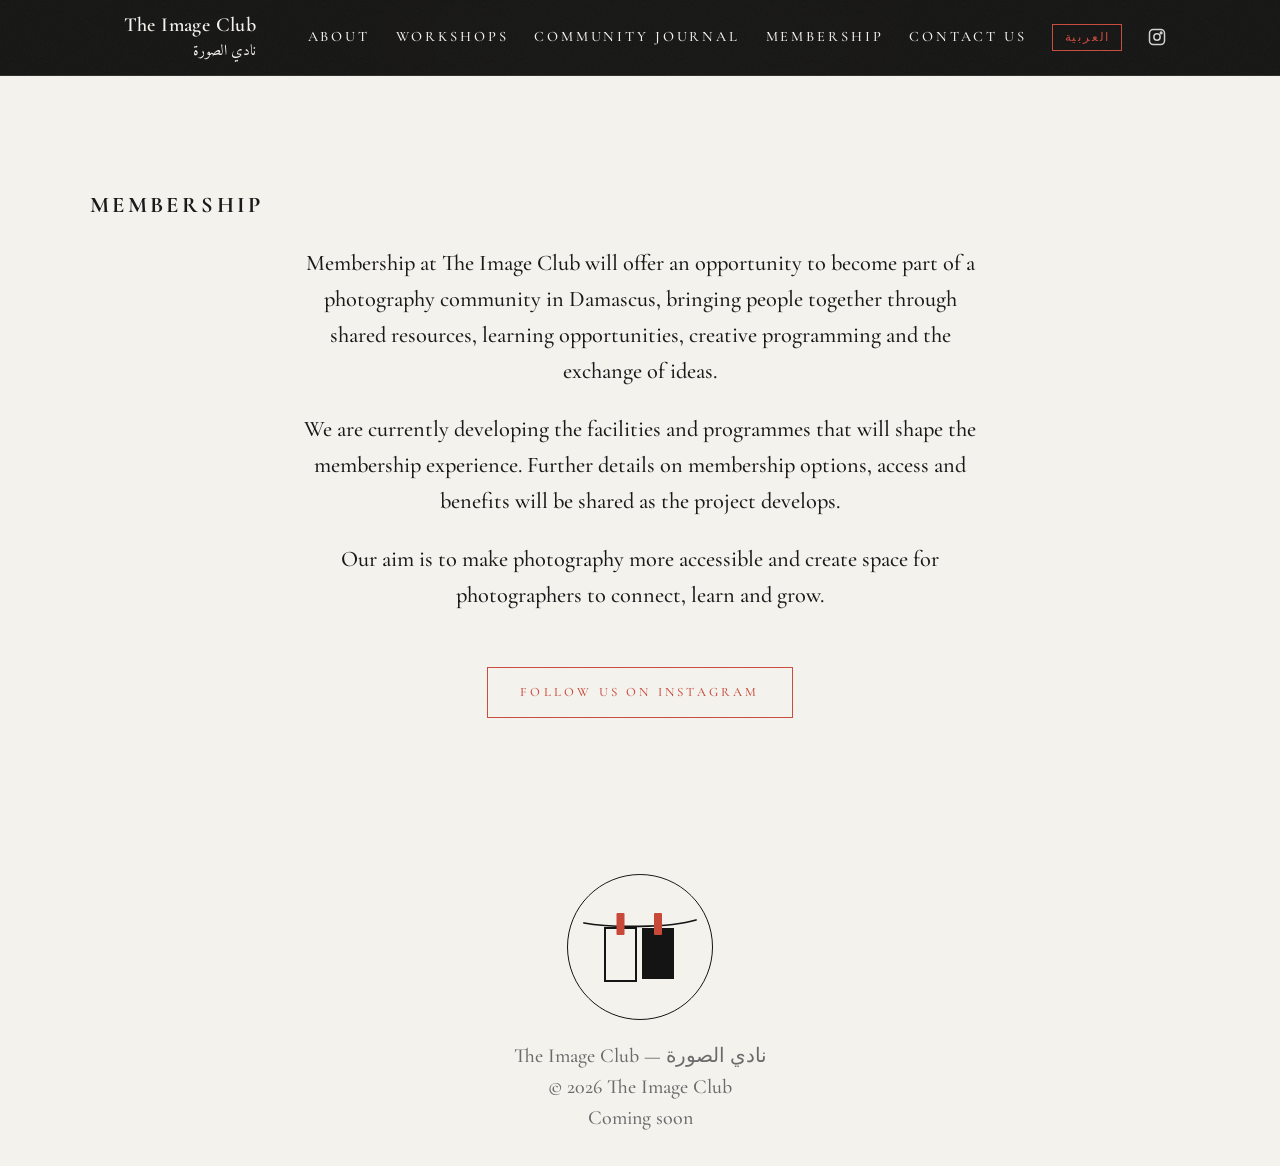
<file: membership.html>
<!DOCTYPE html>
<html lang="en" dir="ltr">
<head>
<meta charset="utf-8" />
<meta name="viewport" content="width=device-width, initial-scale=1" />
<meta name="description" content="The Image Club — a new home for photography coming to Damascus. Film developing, cyanotype and hands-on workshops; founded by Luma Darwish." />
<title>Membership — The Image Club</title>
<meta name="theme-color" content="#141413" />
<link rel="icon" type="image/svg+xml" href="favicon.svg" />
<link rel="preconnect" href="https://fonts.googleapis.com" />
<link rel="preconnect" href="https://fonts.gstatic.com" crossorigin />
<link href="https://fonts.googleapis.com/css2?family=Amiri:wght@400;700&family=Cormorant+Garamond:wght@500;600;700&display=swap" rel="stylesheet" />
<link rel="stylesheet" href="css/style.css" />
</head>
<body>
<a class="skip-link" href="#main"><span class="en">Skip to content</span><span class="ar" lang="ar" dir="rtl">تخطَّ إلى المحتوى</span></a>
<div id="grain" aria-hidden="true"></div>

<header class="site-nav">
  <div class="nav-inner">
    <a class="brand" href="index.html" aria-label="The Image Club — نادي الصورة">
      <svg class="logo-mark" viewBox="0 0 240 160" role="img" aria-label="The Image Club logo mark">
        <path d="M8 36 C 60 46, 180 46, 232 30" fill="none" stroke="currentColor" stroke-width="3.5" stroke-linecap="round"/>
        <rect x="50" y="46" width="62" height="106" fill="none" stroke="currentColor" stroke-width="4"/>
        <rect x="124" y="46" width="64" height="102" fill="currentColor"/>
        <rect x="73" y="16" width="16" height="44" rx="2" class="pin"/>
        <rect x="148" y="16" width="16" height="44" rx="2" class="pin"/>
      </svg>
      <span class="brand-text">
        <span class="wordmark">The Image Club</span>
        <span class="wordmark-ar arabic" lang="ar" dir="rtl">نادي الصورة</span>
      </span>
    </a>
    <button class="hamburger" aria-label="Menu" aria-expanded="false"><span></span><span></span><span></span></button>
    <nav class="nav-links">
      <a href="about.html"><span class="en">About</span><span class="ar" lang="ar" dir="rtl">عن النادي</span></a>
      <a href="workshops.html"><span class="en">Workshops</span><span class="ar" lang="ar" dir="rtl">الورش</span></a>
      <a href="journal.html"><span class="en">Community Journal</span><span class="ar" lang="ar" dir="rtl">مدوّنة من مجتمعنا</span></a>
      <a href="membership.html"><span class="en">Membership</span><span class="ar" lang="ar" dir="rtl">العضوية</span></a>
      <a href="contact.html"><span class="en">Contact us</span><span class="ar" lang="ar" dir="rtl">تواصل معنا</span></a>
      <button class="lang-btn" id="langBtn" aria-label="Switch language — تبديل اللغة"><span class="en">العربية</span><span class="ar" lang="ar" dir="rtl">English</span></button>
      <a class="ig-link" href="https://www.instagram.com/the.image.club" aria-label="Instagram" target="_blank" rel="noopener">
        <svg width="18" height="18" viewBox="0 0 24 24" fill="none" stroke="currentColor" stroke-width="2" aria-hidden="true"><rect x="2" y="2" width="20" height="20" rx="5"/><circle cx="12" cy="12" r="4.2"/><circle cx="17.5" cy="6.5" r="1.1" fill="currentColor"/></svg>
      </a>
    </nav>
  </div>
</header>

<main id="main">
  <section class="block invert" id="membership">
    <p class="section-label"><span class="en">Membership</span><span class="ar" lang="ar" dir="rtl">العضوية</span></p>
    <p class="prose"><span class="en">Membership at The Image Club will offer an opportunity to become part of a photography community in Damascus, bringing people together through shared resources, learning opportunities, creative programming and the exchange of ideas.</span><span class="ar" lang="ar" dir="rtl">تتيح العضوية في نادي الصورة فرصة الانضمام إلى مجتمع للتصوير الفوتوغرافي في دمشق، يجمع المهتمين بهذا المجال من خلال الموارد المشتركة، وفرص التعلّم، والبرامج الإبداعية وتبادل الأفكار.</span></p>
    <p class="prose"><span class="en">We are currently developing the facilities and programmes that will shape the membership experience. Further details on membership options, access and benefits will be shared as the project develops.</span><span class="ar" lang="ar" dir="rtl">نعمل حالياً على تطوير المرافق والبرامج التي ستشكّل تجربة العضوية، وسيتم الإعلان عن مزيد من التفاصيل المتعلقة بخيارات العضوية وآليات الانتفاع بها مع تقدّم المشروع.</span></p>
    <p class="prose"><span class="en">Our aim is to make photography more accessible and create space for photographers to connect, learn and grow.</span><span class="ar" lang="ar" dir="rtl">نسعى إلى جعل التصوير الفوتوغرافي أكثر إتاحة، وتوفير مساحة تتيح للمصورين التواصل والتعلّم والتطوّر.</span></p>
    <a class="btn btn-outline" href="https://www.instagram.com/the.image.club" target="_blank" rel="noopener"><span class="en">Follow us on Instagram</span><span class="ar" lang="ar" dir="rtl">تابعونا على إنستغرام</span></a>
  </section>

</main>


<footer class="site-footer invert">
  <svg class="logo-badge" viewBox="-30 -66 300 300" role="img" aria-label="The Image Club logo badge">
    <circle cx="120" cy="84" r="145" fill="none" stroke="currentColor" stroke-width="2"/>
    <path d="M8 36 C 60 46, 180 46, 232 30" fill="none" stroke="currentColor" stroke-width="3.5" stroke-linecap="round"/>
    <rect x="50" y="46" width="62" height="106" fill="none" stroke="currentColor" stroke-width="4"/>
    <rect x="124" y="46" width="64" height="102" fill="currentColor"/>
    <rect x="73" y="16" width="16" height="44" rx="2" class="pin"/>
    <rect x="148" y="16" width="16" height="44" rx="2" class="pin"/>
  </svg>
  <div class="footer-copy">
    <span class="en">The Image Club — نادي الصورة<br />© 2026 The Image Club<br />Coming soon</span>
    <span class="ar" lang="ar" dir="rtl">نادي الصورة — The Image Club<br />© ٢٠٢٦ نادي الصورة<br />قريبًا</span>
  </div>
</footer>

<script src="js/main.js"></script>
</body>
</html>
</file>
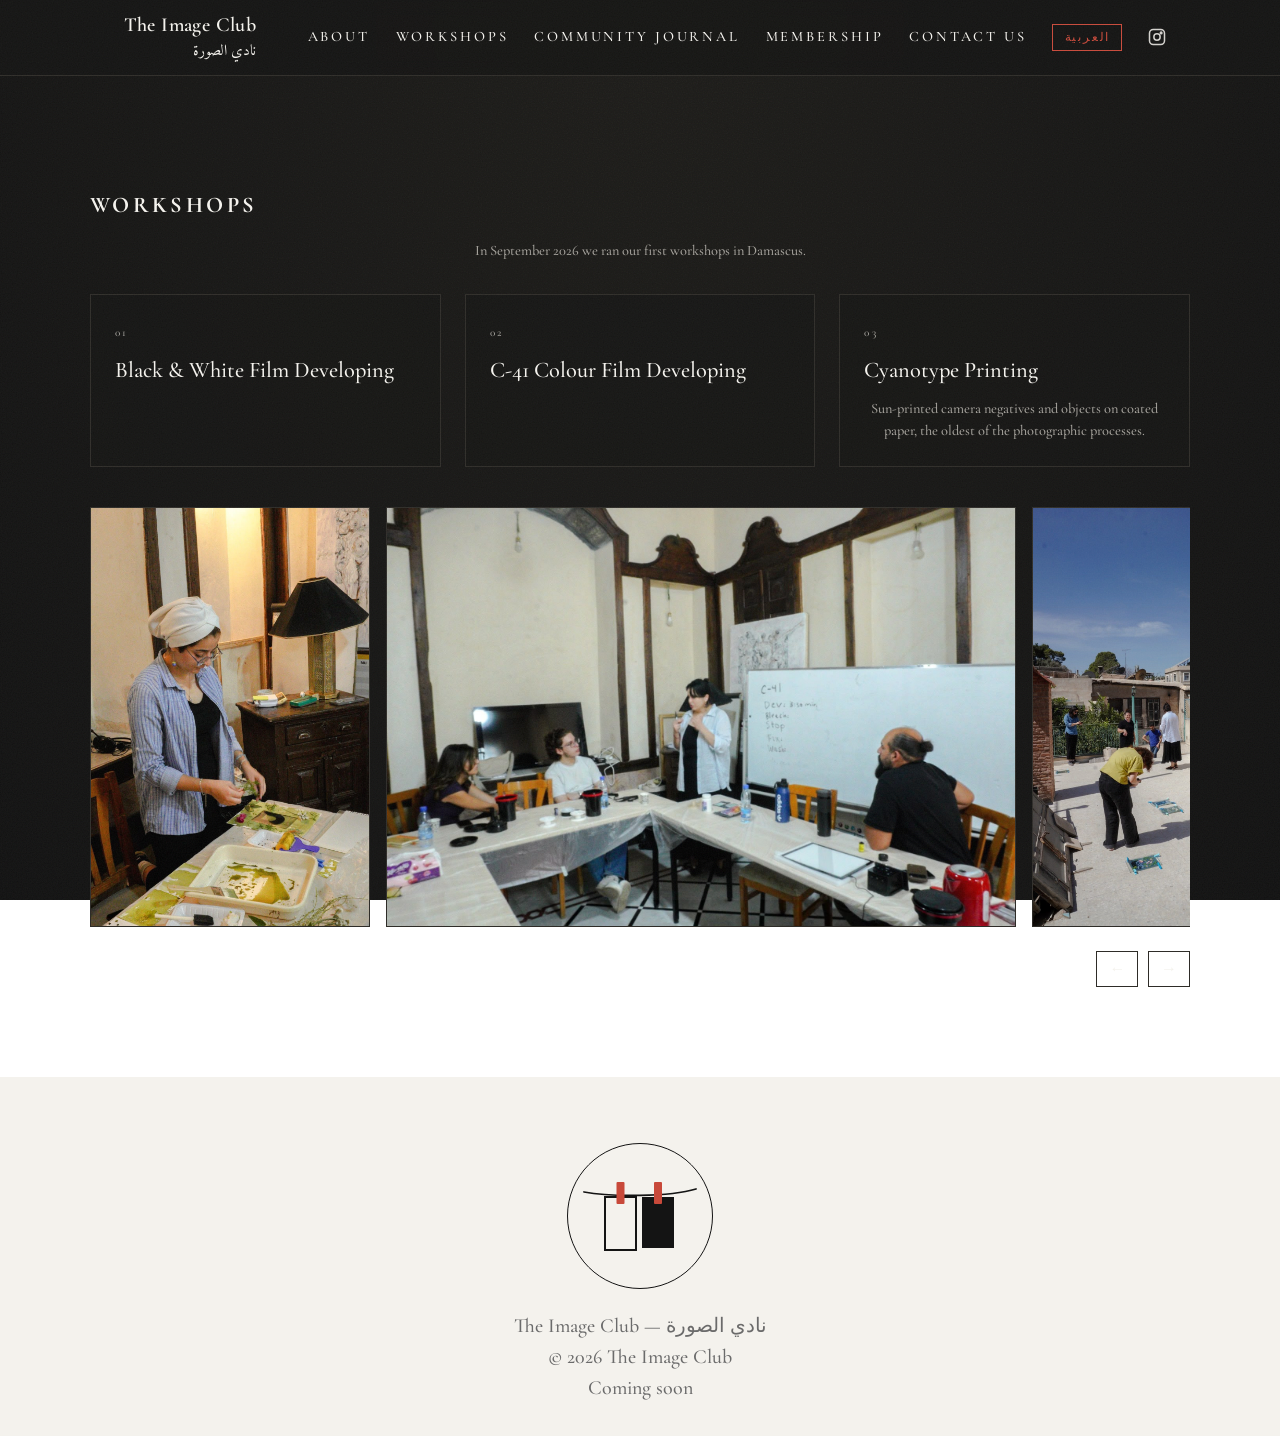
<file: workshops.html>
<!DOCTYPE html>
<html lang="en" dir="ltr">
<head>
<meta charset="utf-8" />
<meta name="viewport" content="width=device-width, initial-scale=1" />
<meta name="description" content="The Image Club — a new home for photography coming to Damascus. Film developing, cyanotype and hands-on workshops; founded by Luma Darwish." />
<title>Workshops — The Image Club</title>
<meta name="theme-color" content="#141413" />
<link rel="icon" type="image/svg+xml" href="favicon.svg" />
<link rel="preconnect" href="https://fonts.googleapis.com" />
<link rel="preconnect" href="https://fonts.gstatic.com" crossorigin />
<link href="https://fonts.googleapis.com/css2?family=Amiri:wght@400;700&family=Cormorant+Garamond:wght@500;600;700&display=swap" rel="stylesheet" />
<link rel="stylesheet" href="css/style.css" />
</head>
<body>
<a class="skip-link" href="#main"><span class="en">Skip to content</span><span class="ar" lang="ar" dir="rtl">تخطَّ إلى المحتوى</span></a>
<div id="grain" aria-hidden="true"></div>

<header class="site-nav">
  <div class="nav-inner">
    <a class="brand" href="index.html" aria-label="The Image Club — نادي الصورة">
      <svg class="logo-mark" viewBox="0 0 240 160" role="img" aria-label="The Image Club logo mark">
        <path d="M8 36 C 60 46, 180 46, 232 30" fill="none" stroke="currentColor" stroke-width="3.5" stroke-linecap="round"/>
        <rect x="50" y="46" width="62" height="106" fill="none" stroke="currentColor" stroke-width="4"/>
        <rect x="124" y="46" width="64" height="102" fill="currentColor"/>
        <rect x="73" y="16" width="16" height="44" rx="2" class="pin"/>
        <rect x="148" y="16" width="16" height="44" rx="2" class="pin"/>
      </svg>
      <span class="brand-text">
        <span class="wordmark">The Image Club</span>
        <span class="wordmark-ar arabic" lang="ar" dir="rtl">نادي الصورة</span>
      </span>
    </a>
    <button class="hamburger" aria-label="Menu" aria-expanded="false"><span></span><span></span><span></span></button>
    <nav class="nav-links">
      <a href="about.html"><span class="en">About</span><span class="ar" lang="ar" dir="rtl">عن النادي</span></a>
      <a href="workshops.html"><span class="en">Workshops</span><span class="ar" lang="ar" dir="rtl">الورش</span></a>
      <a href="journal.html"><span class="en">Community Journal</span><span class="ar" lang="ar" dir="rtl">مدوّنة من مجتمعنا</span></a>
      <a href="membership.html"><span class="en">Membership</span><span class="ar" lang="ar" dir="rtl">العضوية</span></a>
      <a href="contact.html"><span class="en">Contact us</span><span class="ar" lang="ar" dir="rtl">تواصل معنا</span></a>
      <button class="lang-btn" id="langBtn" aria-label="Switch language — تبديل اللغة"><span class="en">العربية</span><span class="ar" lang="ar" dir="rtl">English</span></button>
      <a class="ig-link" href="https://www.instagram.com/the.image.club" aria-label="Instagram" target="_blank" rel="noopener">
        <svg width="18" height="18" viewBox="0 0 24 24" fill="none" stroke="currentColor" stroke-width="2" aria-hidden="true"><rect x="2" y="2" width="20" height="20" rx="5"/><circle cx="12" cy="12" r="4.2"/><circle cx="17.5" cy="6.5" r="1.1" fill="currentColor"/></svg>
      </a>
    </nav>
  </div>
</header>

<main id="main">
  <section class="block" data-reveal id="workshops">
    <p class="section-label"><span class="en">Workshops</span><span class="ar" lang="ar" dir="rtl">الورش</span></p>
    <p class="prose muted-prose"><span class="en">In September 2026 we ran our first workshops in Damascus.</span><span class="ar" lang="ar" dir="rtl">في أيلول ٢٠٢٦ أُقيمت أولى ورش نادي الصورة في دمشق.</span></p>
    <div class="cards">
      <article class="card" data-reveal>
        <span class="card-num">01</span>
        <h3><span class="en">Black &amp; White Film Developing</span><span class="ar" lang="ar" dir="rtl">تطوير أفلام الأبيض والأسود</span></h3>
      </article>
      <article class="card" data-reveal>
        <span class="card-num">02</span>
        <h3><span class="en">C-41 Colour Film Developing</span><span class="ar" lang="ar" dir="rtl">تطوير الأفلام الملوّنة C-41</span></h3>
      </article>
      <article class="card" data-reveal>
        <span class="card-num">03</span>
        <h3><span class="en">Cyanotype Printing</span><span class="ar" lang="ar" dir="rtl">الطباعة بالسيانوتايب</span></h3>
        <p><span class="en">Sun-printed camera negatives and objects on coated paper, the oldest of the photographic processes.</span><span class="ar" lang="ar" dir="rtl">طباعة شمسية للنيغاتيف على ورق مطلي، من أقدم عمليات التصوير الفوتوغرافي.</span></p>
      </article>
    </div>
    <div class="carousel" aria-label="Photos from our first workshops">
      <div class="car-track">
        <figure><img src="assets/gallery/01.jpg" alt="Cyanotype workshop participant preparing plants and negatives, Damascus, September 2026" loading="lazy" decoding="async" /></figure>
        <figure><img src="assets/gallery/02.jpg" alt="Cyanotype exposures on a rooftop in Damascus, September 2026" loading="lazy" decoding="async" /></figure>
        <figure><img src="assets/gallery/03.jpg" alt="Participants coating paper at the cyanotype workshop table, Damascus, September 2026" loading="lazy" decoding="async" /></figure>
        <figure><img src="assets/gallery/04.jpg" alt="Cyanotype prints and negatives drying under the sun, Damascus, September 2026" loading="lazy" decoding="async" /></figure>
        <figure><img src="assets/gallery/05.jpg" alt="Workshop session in a Damascene courtyard house, September 2026" loading="lazy" decoding="async" /></figure>
        <figure><img src="assets/gallery/06.jpg" alt="Participant preparing objects for a cyanotype exposure, Damascus, September 2026" loading="lazy" decoding="async" /></figure>
        <figure><img src="assets/gallery/07.jpg" alt="Film developing workshop around the workshop tables, Damascus, September 2026" loading="lazy" decoding="async" /></figure>
        <figure><img src="assets/gallery/08.jpg" alt="Black and white film developing session with tanks and chemistry, Damascus, September 2026" loading="lazy" decoding="async" /></figure>
        <figure><img src="assets/gallery/09.jpg" alt="Participants pouring chemistry during a film developing workshop, Damascus, September 2026" loading="lazy" decoding="async" /></figure>
        <figure><img src="assets/gallery/10.jpg" alt="C-41 colour developing explained at the whiteboard, Damascus, September 2026" loading="lazy" decoding="async" /></figure>
        <figure><img src="assets/gallery/11.jpg" alt="Film developing workshop discussion around the table, Damascus, September 2026" loading="lazy" decoding="async" /></figure>
        <figure><img src="assets/gallery/12.jpg" alt="Cyanotype plate with flowers and blue clips on the workshop table, Damascus, September 2026" loading="lazy" decoding="async" /></figure>
        <figure><img src="assets/gallery/13.jpg" alt="Cyanotype and black-and-white prints laid out on the workshop table, Damascus, September 2026" loading="lazy" decoding="async" /></figure>
        <figure><img src="assets/gallery/14.jpg" alt="Participant loading film into a changing bag during the film developing workshop, Damascus, September 2026" loading="lazy" decoding="async" /></figure>
      </div>
      <div class="car-controls">
        <button class="car-btn car-prev" aria-label="Previous photos">←</button>
        <button class="car-btn car-next" aria-label="Next photos">→</button>
      </div>
    </div>
  </section>

</main>


<footer class="site-footer invert">
  <svg class="logo-badge" viewBox="-30 -66 300 300" role="img" aria-label="The Image Club logo badge">
    <circle cx="120" cy="84" r="145" fill="none" stroke="currentColor" stroke-width="2"/>
    <path d="M8 36 C 60 46, 180 46, 232 30" fill="none" stroke="currentColor" stroke-width="3.5" stroke-linecap="round"/>
    <rect x="50" y="46" width="62" height="106" fill="none" stroke="currentColor" stroke-width="4"/>
    <rect x="124" y="46" width="64" height="102" fill="currentColor"/>
    <rect x="73" y="16" width="16" height="44" rx="2" class="pin"/>
    <rect x="148" y="16" width="16" height="44" rx="2" class="pin"/>
  </svg>
  <div class="footer-copy">
    <span class="en">The Image Club — نادي الصورة<br />© 2026 The Image Club<br />Coming soon</span>
    <span class="ar" lang="ar" dir="rtl">نادي الصورة — The Image Club<br />© ٢٠٢٦ نادي الصورة<br />قريبًا</span>
  </div>
</footer>

<script src="js/main.js"></script>
</body>
</html>
</file>
<file: css/style.css>
/* ---- The Image Club — placeholder site ---- */
/* Palette (dark darkroom grayscale, warm paper text) */
:root {
  --paper: #141413;
  --ink: #f4f2ed;
  --mid: #a3a09a;
  --hairline: #2e2c28;
  --dark: #0d0d0c;
  --on-dark: #f4f2ed;
  --red: #c8493a;
}

* { box-sizing: border-box; }
html { scroll-behavior: smooth; }
body {
  margin: 0;
  background: radial-gradient(ellipse at 50% 0%, #1c1b18, #101010);
  background-attachment: fixed;
  color: var(--ink);
  font-family: "Cormorant Garamond", serif;
  font-weight: 500;
  line-height: 1.55;
  -webkit-font-smoothing: antialiased;
}
.arabic { font-family: "Amiri", "Amiri Fallback", serif; font-weight: 400; }

/* Language toggle: English by default, html.lang-ar shows .ar spans */
.ar { display: none; }
html.lang-ar .en { display: none; }
html.lang-ar .en-only { display: none; }
html:not(.lang-ar) .ar-only { display: none; }
html.lang-ar .ar { display: inline; }
html.lang-ar .ar { font-family: "Amiri", serif; font-weight: 400; }
html.lang-ar .prose .ar { line-height: 2.1; }
html.lang-ar .nav-links a .ar, html.lang-ar .lang-btn .ar { letter-spacing: 0; text-transform: none; }
html.lang-ar .nav-links { direction: rtl; }
html.lang-ar .nav-links a { font-size: 1.05rem; }
html.lang-ar .soon-pill { letter-spacing: .05em; }
html.lang-ar .btn .ar { letter-spacing: .1em; text-transform: none; }
html.lang-ar .section-label .ar { letter-spacing: 0; font-weight: 700; }
html.lang-ar .section-label { font-size: clamp(1.25rem, 2.3vw, 1.6rem); }
html.lang-ar .prose, html.lang-ar .about-heading, html.lang-ar .card h3,
html.lang-ar .card p, html.lang-ar .muted-prose, html.lang-ar h2,
html.lang-ar .tagline, html.lang-ar .footer-copy, html.lang-ar .soon-pill,
html.lang-ar .section-label, html.lang-ar .btn { direction: rtl; }
html.lang-ar .car-track { direction: rtl; }
html.lang-ar h2 { font-size: clamp(2.4rem, 5.5vw, 3.6rem); }
html.lang-ar .about-heading { font-size: 2rem; }
html.lang-ar .card h3 { font-size: 1.6rem; }

h1, h2, h3 { font-family: "Cormorant Garamond", serif; font-weight: 500; margin: 0; }
h2 { font-weight: 700; }
a { color: inherit; }

:focus-visible {
  outline: 2px solid var(--ink);
  outline-offset: 3px;
}
.skip-link {
  position: absolute; left: -999px; top: 0;
  background: var(--ink); color: var(--paper); padding: .5rem 1rem;
  z-index: 100;
}
.skip-link:focus { left: 0; }

/* Film grain */
#grain {
  position: fixed; inset: 0; z-index: 50; pointer-events: none;
  background-image: url("data:image/svg+xml;utf8,<svg xmlns='http://www.w3.org/2000/svg' width='160' height='160'><filter id='n'><feTurbulence type='fractalNoise' baseFrequency='0.8' numOctaves='3' stitchTiles='stitch'/></filter><rect width='100%25' height='100%25' filter='url(%23n)'/></svg>");
  opacity: .06; mix-blend-mode: screen;
}
@media (prefers-reduced-motion: no-preference) {
  #grain { animation: jitter .9s steps(2) infinite; }
}
@keyframes jitter {
  0% { transform: translate(0,0); }
  25% { transform: translate(0.4px,-0.3px); }
  50% { transform: translate(-0.3px,0.5px); }
  75% { transform: translate(0.5px,0.2px); }
  100% { transform: translate(0,0); }
}

/* Nav */
.site-nav {
  position: sticky; top: 0; z-index: 40;
  background: color-mix(in srgb, var(--paper) 92%, transparent);
  backdrop-filter: blur(8px);
  border-bottom: 1px solid var(--hairline);
}
.nav-inner {
  max-width: 1100px; margin: 0 auto; padding: .9rem 1.5rem;
  display: flex; align-items: center; justify-content: space-between;
}
.brand { display: inline-flex; align-items: center; gap: .6rem; text-decoration: none; color: var(--ink); }
.brand-text { display: flex; flex-direction: column; line-height: 1.15; }
.wordmark { font-family: "Cormorant Garamond", serif; font-weight: 600; font-size: 1.25rem; letter-spacing: .02em; white-space: nowrap; }
.wordmark-ar { font-family: "Amiri", serif; font-size: .95rem; color: inherit; white-space: nowrap; margin-top: .35rem; }
.logo-mark { display: block; }
.pin { fill: var(--red); }

.nav-links { display: flex; align-items: center; gap: 1.6rem; }
.nav-links a { font-family: "Cormorant Garamond", serif; font-size: .9rem; letter-spacing: .2em; text-transform: uppercase; text-decoration: none; }
.ig-link { display: inline-flex; opacity: .85; transition: opacity .15s; }
.lang-btn {
  background: none; border: 1px solid var(--red); color: var(--red); cursor: pointer;
  font-family: "Cormorant Garamond", serif; font-size: .75rem; letter-spacing: .15em; text-transform: uppercase;
  padding: .35rem .7rem;
}
.lang-btn:hover { border-color: var(--red); background: color-mix(in srgb, var(--red) 12%, transparent); }
.ig-link:hover { opacity: 1; }
.nav-links a:hover, .ig-link:hover { text-decoration: underline; }

.hamburger {
  display: none; background: none; border: 1px solid var(--hairline); width: 40px; height: 34px;
  flex-direction: column; justify-content: center; align-items: center; gap: 5px; cursor: pointer;
}
.hamburger span { display: block; width: 20px; height: 2px; background: var(--ink); transform-origin: center; transition: transform .25s, opacity .25s; }
.hamburger[aria-expanded="true"] span:first-child { transform: translateY(7px) rotate(45deg); }
.hamburger[aria-expanded="true"] span:nth-child(2) { opacity: 0; }
.hamburger[aria-expanded="true"] span:last-child { transform: translateY(-7px) rotate(-45deg); }

@media (max-width: 720px) {
  .nav-links {
    position: absolute; left: 0; right: 0; top: 100%; flex-direction: column; gap: 1rem;
    background: var(--paper); border-bottom: 1px solid var(--hairline); padding: 1rem 1.5rem;
    display: none;
  }
  .nav-links.open { display: flex; }
  .hamburger { display: flex; }
}

/* Hero */
.hero {
  min-height: 100vh;
  display: flex; flex-direction: column; align-items: center; justify-content: center;
  text-align: center; padding: 2rem 1.5rem;
  position: relative; overflow: hidden;
}
.logo-mark.hero-mark { width: min(42vmin, 200px); margin-bottom: 1.5rem; }
h1 { font-size: clamp(3rem, 8vw, 5.5rem); letter-spacing: .02em; }
.arabic-lg { font-size: clamp(2rem, 4.5vw, 3.2rem); margin: -.3rem 0 1rem; font-weight: 700; }
.tagline { font-family: "Cormorant Garamond", serif; font-size: clamp(1.25rem, 2vw, 1.6rem); color: var(--mid); max-width: 40ch; margin: 0 auto 1.6rem; }
.soon-pill {
  display: inline-block; border: 1px solid var(--red); padding: .35rem 1rem;
  font-family: "Cormorant Garamond", serif; font-size: .72rem; letter-spacing: .3em; text-transform: uppercase;
  color: var(--red); text-decoration: none; cursor: pointer;
}
.soon-pill:hover { background: color-mix(in srgb, var(--red) 12%, transparent); }

/* Sections */
.block { padding: clamp(4rem, 10vh, 8rem) max(1.5rem, calc((100% - 1100px) / 2)); }
.section-label {
  font-family: "Cormorant Garamond", serif; font-size: clamp(1.05rem, 2vw, 1.4rem); letter-spacing: .15em; text-transform: uppercase; font-weight: 700;
  color: inherit; margin-bottom: 1rem;
}
.prose { font-size: clamp(1.05rem, 2vw, 1.4rem); max-width: 62ch; line-height: 1.6; margin-left: auto; margin-right: auto; }
.prose, .muted-prose, .card p { text-align: center; }
.about-close { font-style: italic; margin-top: 1.75rem; }
.about-figure { margin: 2.2rem auto; max-width: 560px; }
.about-figure img { width: 100%; display: block; }
.about-heading { font-family: "Cormorant Garamond", serif; font-size: 1.7rem; font-weight: 500; margin: 2.4rem 0 .6rem; }
.about-ar {
  max-width: 62ch; margin: 2.5rem 0 0 auto; padding-top: 2rem;
  border-top: 1px solid var(--hairline);
  font-size: clamp(1.05rem, 2vw, 1.3rem); line-height: 2;
  color: color-mix(in srgb, var(--ink) 85%, transparent);
}
.about-ar p { margin: 0 0 1.1rem; }
.about-ar p:last-child { margin-bottom: 0; }
.about-close-ar { font-weight: 700; }
.muted-prose { color: var(--mid); font-size: .9rem; }
/* Film-strip divider between sections: full-width film edge with a single row
   of perforations close to the edges (holes 15% taller than wide) */
.invert {
  background: #f4f2ed; color: #141414;
  --ink: #141414; --mid: #6b6b6b; --hairline: #d8d5cd;
  --paper: #f4f2ed; --dark: #f4f2ed; --on-dark: #141414;
}
.invert h2 { font-size: clamp(2rem, 5vw, 3.2rem); }

.cards { display: grid; grid-template-columns: repeat(3, 1fr); gap: 1.5rem; margin-top: 2rem; }
.card { padding: 1.5rem; border: 1px solid var(--hairline); background: color-mix(in srgb, var(--paper) 70%, transparent); }
.card-num { font-family: "Cormorant Garamond", serif; font-size: .7rem; letter-spacing: .2em; color: var(--mid); }
.card h3 { font-size: 1.4rem; margin: .6rem 0 .6rem; }
.card p { font-size: .9rem; color: var(--mid); margin: 0; }
@media (max-width: 720px) { .cards { grid-template-columns: 1fr; } }

/* Workshop photo carousel */
.carousel { margin-top: 2.5rem; }
.car-track {
  display: flex; gap: 1rem; overflow-x: auto;
  scroll-snap-type: x mandatory; scrollbar-width: thin; padding-bottom: .5rem;
}
.car-track figure { margin: 0; flex: 0 0 auto; scroll-snap-align: start; }
.car-track img {
  height: min(55vh, 420px); width: auto; display: block;
  border: 1px solid var(--hairline);
}
.car-controls { display: flex; gap: .6rem; justify-content: flex-end; margin-top: 1rem; }
.car-btn {
  width: 42px; height: 36px; background: transparent; color: var(--ink);
  border: 1px solid var(--hairline); font-size: 1rem; cursor: pointer;
}
.car-btn:hover { border-color: var(--ink); }

/* Contact */
.ig-handle { font-weight: 500; letter-spacing: .04em; }
.mail { border-bottom: 1px solid var(--hairline); }

/* Membership CTA button */
.btn {
  display: inline-block; margin-top: 2rem; padding: .9rem 2rem;
  font-family: "Cormorant Garamond", serif; font-size: .8rem; letter-spacing: .25em; text-transform: uppercase;
  text-decoration: none; border: 1px solid var(--red); color: var(--red); cursor: pointer;
}
.btn-outline { background: transparent; }
.btn-outline:hover { background: color-mix(in srgb, var(--red) 12%, transparent); }

#membership { text-align: center; }
#contact { text-align: center; }
#journal { text-align: center; }
#journal .section-label, #membership .section-label, #contact .section-label { text-align: start; }

/* Footer */
.site-footer {
  background: var(--paper);
  display: flex; flex-direction: column; align-items: center; gap: 1.2rem; padding: 4rem 1.5rem 2rem;
}
.logo-badge { width: 150px; color: var(--ink); }
.footer-copy { font-family: "Cormorant Garamond", serif; font-size: 1.25rem; text-align: center; color: var(--mid); }
.footer-copy .arabic { font-weight: 700; }

/* Scroll reveal via CSS scroll-driven animations: content is fully visible
   unless the browser supports animation-timeline (only then does the entry
   animation apply), so print, screenshots, crawlers and older browsers all
   render everything. */
@media (prefers-reduced-motion: no-preference) {
  @supports (animation-timeline: view()) {
    [data-reveal] {
      animation: reveal-in linear both;
      animation-timeline: view();
      animation-range: entry 0% entry 60%;
    }
  }
}

@keyframes reveal-in {
  from { opacity: 0; transform: translateY(12px); }
  to   { opacity: 1; transform: none; }
}

@media (max-width: 480px) {
  .brand-text { display: none; }
}

/* ---- Journal (light theme) ---- */
#journal { text-align: left; }
/* text-align:left is physical, so in Arabic the whole section must flip */
html.lang-ar #journal { text-align: right; }
.journal-wrap { max-width: 1100px; margin: 0 auto; }

.journal-banner {
  display: flex; align-items: center; justify-content: space-between; gap: 2.5rem;
  padding-top: 1.2rem;
}
.j-banner-text { min-width: 0; }
.j-title {
  font-family: "Cormorant Garamond", serif;
  font-weight: 600;
  font-size: clamp(3.4rem, 7.5vw, 5.6rem);
  letter-spacing: .18em;
  text-transform: uppercase;
  line-height: 1.05;
  margin: 0 0 .55rem;
}
html.lang-ar .j-title { letter-spacing: 0; text-transform: none; }
html.lang-ar .j-title .ar {
  font-family: "Amiri", serif;
  font-weight: 700;
  font-size: clamp(3.5rem, 8.5vw, 6rem);
  letter-spacing: 0;
}
.j-rule {
  width: 72px; height: 3px; background: var(--red);
  margin: 0 0 1.1rem;
}
.j-sub {
  font-family: "Cormorant Garamond", serif;
  font-style: italic;
  font-size: clamp(1.35rem, 2.5vw, 1.9rem);
  color: #3d3b37;
  margin: 0 0 .35rem;
}
html.lang-ar .j-sub { color: #3d3b37; font-style: normal; }
.j-tag {
  font-family: "Cormorant Garamond", serif;
  font-style: italic;
  font-size: clamp(1.4rem, 2.35vw, 1.7rem);
  color: var(--red);
  margin: .1rem 0 0;
}
html.lang-ar .j-tag { font-style: normal; font-weight: 700; }
.j-art { margin: 0; flex: 0 1 420px; max-width: 44%; }
.j-art img { display: block; width: 100%; height: auto; }
html.lang-ar .journal-banner { flex-direction: row-reverse; }
html.lang-ar .j-banner-text { text-align: right; }
html.lang-ar .j-rule { margin-left: auto; margin-right: 0; }
html.lang-ar .j-art { margin-left: auto; }

.j-editions-label {
  font-family: "Cormorant Garamond", serif;
  font-size: 1rem; font-weight: 700;
  letter-spacing: .28em; text-transform: uppercase;
  color: #3d3b37;
  margin: 2.8rem 0 1.1rem;
}
html.lang-ar .j-editions-label { letter-spacing: 0; text-transform: none; font-weight: 700; }

.edition-card {
  display: flex; align-items: stretch;
  background: #141413; color: #f4f2ed;
  border: 1px solid var(--hairline);
  overflow: hidden;
}
.edition-photo { margin: 0; flex: 1.15; min-width: 0; }
.edition-photo img { width: 100%; height: 100%; object-fit: cover; display: block; }
.edition-panel {
  flex: 1; min-width: 0;
  padding: clamp(1.4rem, 3vw, 2.2rem);
  display: flex; flex-direction: column; align-items: flex-start; justify-content: center; gap: .85rem;
}
.edition-label {
  font-family: "Cormorant Garamond", serif;
  font-size: .94rem; font-weight: 700;
  letter-spacing: .3em; text-transform: uppercase;
  color: var(--red); margin: 0;
}
html.lang-ar .edition-label { letter-spacing: 0; text-transform: none; }
.edition-title {
  font-family: "Cormorant Garamond", serif;
  font-weight: 600;
  font-size: clamp(2.2rem, 4.6vw, 3.3rem);
  line-height: 1.1;
  margin: 0;
}
html.lang-ar .edition-title { text-align: right; }
.edition-pill {
  display: inline-flex; align-items: center; gap: .55rem;
  border: 1px solid color-mix(in srgb, var(--red) 65%, transparent);
  padding: .38rem .8rem;
  font-family: "Cormorant Garamond", serif;
  font-size: .85rem; font-weight: 700;
  letter-spacing: .18em; text-transform: uppercase;
  color: #f4f2ed;
  margin: 0;
}
html.lang-ar .edition-pill { letter-spacing: 0; text-transform: none; }
.pill-dot { width: 8px; height: 8px; border-radius: 50%; background: var(--red); flex: 0 0 auto; }
.edition-desc {
  font-family: "Cormorant Garamond", serif;
  font-size: 1.2rem; line-height: 1.55;
  color: #c9c6bf;
  margin: 0;
}
.curator-chip {
  display: flex; align-items: center; gap: .7rem;
  background: transparent; border: none; cursor: pointer;
  padding: 0; margin-top: .2rem; text-align: left;
  font-family: inherit; color: inherit;
}
.curator-avatar {
  width: 42px; height: 42px; border-radius: 50%; object-fit: cover;
  border: 1px solid #4a4842; flex: 0 0 auto;
}
.curator-chip-text { display: flex; flex-direction: column; line-height: 1.35; text-align: left; }
.curator-chip-label {
  font-family: "Cormorant Garamond", serif;
  font-size: .75rem; font-weight: 700;
  letter-spacing: .22em; text-transform: uppercase;
  color: #a3a09a;
}
html.lang-ar .curator-chip-label { letter-spacing: 0; text-transform: none; }
.curator-chip-name {
  font-family: "Cormorant Garamond", serif;
  font-size: 1.25rem; font-weight: 600;
  color: #f4f2ed;
}
.curator-chip:hover .curator-chip-name { text-decoration: underline; }
.edition-btn {
  display: inline-flex; align-items: center; gap: .6rem;
  margin-top: .35rem;
  background: var(--red); color: #f4f2ed;
  font-family: "Cormorant Garamond", serif;
  font-size: .78rem; font-weight: 700;
  letter-spacing: .22em; text-transform: uppercase;
  padding: .8rem 1.6rem; text-decoration: none;
  border: 1px solid var(--red);
}
.edition-btn:hover { background: color-mix(in srgb, var(--red) 82%, #141413); }
html.lang-ar .edition-btn { letter-spacing: 0; text-transform: none; }
html.lang-ar .btn-arrow { transform: scaleX(-1); }
html.lang-ar .curator-chip { text-align: right; flex-direction: row; }
html.lang-ar .curator-chip-text { text-align: right; }
html.lang-ar .edition-card { direction: rtl; }
html.lang-ar .edition-panel { align-items: flex-start; }
html.lang-ar .edition-pill { justify-content: flex-start; }

.j-intro { max-width: 62ch; }
html.lang-ar .j-intro { margin-left: auto; margin-right: 0; }
.j-intro .j-intro-para {
  font-size: clamp(1.3rem, 2.2vw, 1.55rem);
  line-height: 1.65;
  margin: 2.2rem 0 0;
  max-width: 62ch;
}

.info-cards {
  display: grid; grid-template-columns: repeat(3, 1fr); gap: 1.5rem;
  margin-top: 2.6rem;
}
html.lang-ar .info-cards { direction: rtl; }
.info-card {
  background: #e9e6de;
  border-top: 3px solid var(--red);
  padding: 1.5rem 1.4rem 1.6rem;
}
.info-num {
  font-family: "Cormorant Garamond", serif;
  font-size: .78rem; font-weight: 700;
  letter-spacing: .18em; color: var(--red);
  font-variant-numeric: tabular-nums;
}
html.lang-ar .info-num { letter-spacing: 0; }
.info-title {
  font-family: "Cormorant Garamond", serif;
  font-weight: 600;
  font-size: 1.75rem;
  margin: .45rem 0 .55rem;
}
html.lang-ar .info-title { font-size: 1.85rem; }
.info-body {
  font-family: "Cormorant Garamond", serif;
  font-size: 1.25rem; line-height: 1.6;
  color: #55534d;
  margin: 0;
}
html.lang-ar .info-body { line-height: 1.9; }

.band {
  display: flex; align-items: center; justify-content: space-between; gap: 1.5rem;
  border: 1px solid var(--hairline);
  margin-top: 2.8rem;
  padding: 1.4rem 1.6rem;
  background: #f4f2ed;
}
html.lang-ar .band { direction: rtl; }
.band-text {
  font-family: "Cormorant Garamond", serif;
  font-size: clamp(1.2rem, 1.9vw, 1.3rem);
  font-weight: 500;
  margin: 0;
}
.band-btn {
  flex: 0 0 auto;
  display: inline-flex; align-items: center;
  border: 1px solid #141413; color: #141413;
  font-family: "Cormorant Garamond", serif;
  font-size: .78rem; font-weight: 700;
  letter-spacing: .18em; text-transform: uppercase;
  padding: .55rem 1.15rem; text-decoration: none;
  direction: ltr; unicode-bidi: isolate;
}
.band-btn:hover { background: #141413; color: #f4f2ed; }

@media (max-width: 860px) {
  .journal-banner { flex-direction: column; align-items: flex-start; gap: 1.6rem; }
  .j-art { max-width: 100%; flex: 0 0 auto; }
  .edition-card { flex-direction: column; }
  .edition-photo { flex: 0 0 auto; }
  .edition-photo img { aspect-ratio: 16 / 10; }
  .info-cards { grid-template-columns: 1fr; }
  .band { flex-direction: column; align-items: flex-start; }
  html.lang-ar .journal-banner { flex-direction: column-reverse; }
  html.lang-ar .j-art { margin-left: 0; }
  html.lang-ar .j-banner-text { text-align: right; }
  html.lang-ar .j-rule { margin-left: auto; }
  html.lang-ar .edition-panel { align-items: flex-start; }
  html.lang-ar .band { align-items: flex-start; }
}

/* ---- Edition 01 page (dark) ---- */
.subnav-wrap { border-bottom: 1px solid var(--hairline); }
.subnav {
  max-width: 1100px; margin: 0 auto;
  padding: .8rem 1.5rem;
  display: flex; align-items: center; justify-content: space-between; gap: 1.25rem;
  flex-wrap: wrap;
}
.breadcrumb {
  font-family: "Cormorant Garamond", serif;
  font-size: .9rem; letter-spacing: .05em;
  color: var(--mid);
  display: flex; align-items: center; gap: .55rem;
  min-width: 0;
}
.breadcrumb a { color: var(--ink); text-decoration: none; border-bottom: 1px solid transparent; }
.breadcrumb a:hover { border-bottom-color: var(--red); }
.bc-sep { color: var(--mid); }
.bc-current { color: var(--mid); }
.anchor-links { display: flex; align-items: center; gap: 1.35rem; flex-wrap: wrap; }
.anchor-links a {
  font-family: "Cormorant Garamond", serif;
  font-size: .78rem; letter-spacing: .14em; text-transform: uppercase;
  color: var(--ink); text-decoration: none; white-space: nowrap;
}
.anchor-links a:hover { color: var(--red); }
.submit-link {
  border: 1px solid var(--red); color: var(--red);
  padding: .4rem .85rem; border-radius: 0;
}
.submit-link:hover { background: color-mix(in srgb, var(--red) 14%, transparent); color: var(--red); }
html.lang-ar .subnav { direction: rtl; }
html.lang-ar .anchor-links a { letter-spacing: 0; text-transform: none; }
html.lang-ar .breadcrumb { flex-direction: row-reverse; }

.ed-hero, .ed-section, .ed-cta {
  max-width: 1100px; margin: 0 auto;
  padding-left: 1.5rem; padding-right: 1.5rem;
}
.ed-hero { padding-top: 2.8rem; padding-bottom: 1.6rem; }
.ed-kicker {
  font-family: "Cormorant Garamond", serif;
  font-size: 1.1rem; font-weight: 700;
  letter-spacing: .28em; text-transform: uppercase;
  color: var(--red); margin: 0 0 .9rem;
}
html.lang-ar .ed-kicker { letter-spacing: 0; text-transform: none; }
.ed-title {
  font-family: "Cormorant Garamond", serif;
  font-weight: 600;
  font-size: clamp(3.5rem, 8.5vw, 6rem);
  line-height: 1.05; margin: 0 0 1.8rem;
}
html.lang-ar .ed-title { font-size: clamp(2.6rem, 6.5vw, 4.2rem); text-align: right; }
.ed-mosaic {
  display: block;
}
.ed-mosaic figure { margin: 0; }
/* full image, uncropped: height follows the photo's own aspect ratio */
.ed-mosaic img { width: 100%; height: auto; display: block; }
.ed-caption {
  font-family: "Cormorant Garamond", serif;
  font-style: italic;
  font-size: .95rem; color: var(--mid);
  margin: .85rem 0 0;
}
html.lang-ar .ed-caption { font-style: normal; }

.ed-section { padding-top: 2.4rem; padding-bottom: 1.2rem; }
.ed-label {
  font-family: "Cormorant Garamond", serif;
  font-size: 1.35rem; font-weight: 700;
  letter-spacing: .24em; text-transform: uppercase;
  color: #f4f2ed;
  margin: 0 0 1.4rem;
  display: flex; align-items: baseline; gap: .7rem;
}
.ed-label-num { color: var(--red); letter-spacing: .1em; }
html.lang-ar .ed-label { letter-spacing: 0; text-transform: none; }
.ed-para {
  font-family: "Cormorant Garamond", serif;
  font-size: 1.4rem;
  line-height: 1.65;
  color: #d8d5cd;
  margin: 0 0 1.1rem;
  max-width: 68ch;
}
html.lang-ar .ed-para { line-height: 2.1; text-align: right; direction: rtl; margin-left: auto; margin-right: 0; }
.ed-photo-row { display: flex; gap: 10px; margin-top: 1.4rem; }
.ed-photo-row figure { flex: 1; margin: 0; min-width: 0; overflow: hidden; }
.ed-photo-row img { width: 100%; height: clamp(140px, 20vw, 210px); object-fit: cover; display: block; }
html.lang-ar .ed-photo-row { direction: rtl; }

.ed-curator-card {
  background: #1d1c1a;
  border: 1px solid var(--hairline);
  padding: clamp(1.4rem, 3vw, 2.2rem);
  display: flex; gap: 1.8rem; align-items: center;
}
html.lang-ar .ed-curator-card { direction: rtl; }
.ed-portrait { margin: 0; flex: 0 0 190px; max-width: 190px; }
.ed-portrait img { display: block; width: 100%; height: auto; }
.ed-curator-text { min-width: 0; flex: 1; }
.ed-curator-name {
  font-family: "Cormorant Garamond", serif;
  font-weight: 600;
  font-size: clamp(1.9rem, 4vw, 2.6rem);
  margin: 0 0 .3rem;
}
html.lang-ar .ed-curator-name { text-align: right; }
.ed-curator-role {
  font-family: "Cormorant Garamond", serif;
  font-size: 1.05rem; font-weight: 700;
  letter-spacing: .26em; text-transform: uppercase;
  color: var(--red); margin: 0 0 .8rem;
}
html.lang-ar .ed-curator-role { letter-spacing: 0; text-transform: none; }
.ed-curator-bio {
  font-family: "Cormorant Garamond", serif;
  font-size: 1.05rem; line-height: 1.65;
  color: #cfccc5;
  margin: 0 0 1.2rem;
}
html.lang-ar .ed-curator-bio { line-height: 2; }
.ed-gallery { display: flex; gap: 10px; }
.ed-gallery figure { flex: 1; margin: 0; min-width: 0; overflow: hidden; }
.ed-gallery img { width: 100%; height: 96px; object-fit: cover; display: block; }
html.lang-ar .ed-gallery { direction: rtl; }
.ed-caption { margin: .7rem 0 0; }
.ed-outline-btn {
  margin-top: 1.1rem;
  background: transparent; border: 1px solid #6b6b6b; color: #f4f2ed;
  font-family: "Cormorant Garamond", serif;
  font-size: .78rem; font-weight: 700;
  letter-spacing: .22em; text-transform: uppercase;
  padding: .7rem 1.4rem; cursor: pointer;
}
.ed-outline-btn:hover { border-color: var(--red); color: var(--red); }
html.lang-ar .ed-outline-btn { letter-spacing: 0; text-transform: none; }

.ed-opencall-grid {
  display: grid; grid-template-columns: 1.45fr 1fr; gap: 1.6rem; align-items: start;
}
html.lang-ar .ed-opencall-grid { direction: rtl; }
.ed-sub-title {
  font-family: "Cormorant Garamond", serif;
  font-weight: 600;
  font-size: 2.2rem;
  margin: 0 0 .9rem;
  letter-spacing: .04em;
}
html.lang-ar .ed-sub-title { letter-spacing: 0; }
.ed-detail-list {
  list-style: none; margin: 0; padding: 0;
}
.ed-detail-list li {
  display: flex; gap: 1rem; align-items: baseline;
  padding: .85rem 0;
  border-bottom: 1px solid var(--hairline);
}
.ed-detail-list li:first-child { border-top: 1px solid var(--hairline); }
.ed-detail-num {
  font-family: "Cormorant Garamond", serif;
  color: var(--red); font-weight: 700;
  font-size: .95rem; letter-spacing: .06em;
  min-width: 2rem;
}
html.lang-ar .ed-detail-num { min-width: 1.4rem; }
.ed-detail-text {
  font-family: "Cormorant Garamond", serif;
  font-size: 1.15rem; line-height: 1.6; color: #d8d5cd;
}
html.lang-ar .ed-detail-text { line-height: 1.9; }
.ed-howto {
  margin-top: 1.4rem;
  background: #1d1c1a; border: 1px solid var(--hairline);
  padding: 1.2rem 1.3rem;
}
.ed-howto-title {
  font-family: "Cormorant Garamond", serif;
  font-weight: 600; font-size: 1.15rem;
  margin: 0 0 .45rem;
}
.ed-howto-body {
  font-family: "Cormorant Garamond", serif;
  font-size: 1.25rem; line-height: 1.6; color: #a3a09a;
  margin: 0;
}
html.lang-ar .ed-howto-body { line-height: 1.9; }

.ed-keydates {
  background: #1d1c1a;
  border: 1px solid var(--hairline);
  border-top: 3px solid var(--red);
  padding: 1.4rem 1.4rem 1.5rem;
  display: flex; flex-direction: column; gap: .9rem;
}
.ed-kd-title {
  font-family: "Cormorant Garamond", serif;
  font-weight: 700; font-size: 1.25rem;
  letter-spacing: .24em; text-transform: uppercase;
  color: var(--red); margin: 0;
}
html.lang-ar .ed-kd-title { letter-spacing: 0; text-transform: none; }
.ed-kd-row { display: flex; flex-direction: column; gap: .15rem; border-top: 1px solid var(--hairline); padding-top: .7rem; }
.ed-kd-label {
  font-family: "Cormorant Garamond", serif;
  font-size: 1rem; letter-spacing: .14em; text-transform: uppercase;
  color: #a3a09a;
}
html.lang-ar .ed-kd-label { letter-spacing: 0; text-transform: none; }
.ed-kd-value {
  font-family: "Cormorant Garamond", serif;
  font-size: 1.2rem; font-weight: 600; color: #f4f2ed;
}
.ed-submit {
  display: inline-flex; align-items: center; justify-content: center; gap: .5rem;
  background: var(--red); color: #f4f2ed;
  font-family: "Cormorant Garamond", serif;
  font-size: .78rem; font-weight: 700;
  letter-spacing: .2em; text-transform: uppercase;
  padding: .85rem 1.3rem; text-decoration: none;
  border: 1px solid var(--red);
  margin-top: .3rem;
}
.ed-submit:hover { background: color-mix(in srgb, var(--red) 82%, #141413); }
html.lang-ar .ed-submit { letter-spacing: 0; text-transform: none; }

.ed-guide-row { display: grid; gap: 1.5rem; margin-top: 1.4rem; }
.ed-guide-row-3 { grid-template-columns: repeat(3, 1fr); }
.ed-guide-row-2 { grid-template-columns: repeat(2, 1fr); }
html.lang-ar .ed-guide-row { direction: rtl; }
.ed-guide {
  border-top: 2px solid var(--red);
  padding-top: 1rem;
}
.ed-guide h3 {
  font-family: "Cormorant Garamond", serif;
  font-weight: 600; font-size: 1.9rem;
  margin: 0 0 .6rem;
}
html.lang-ar .ed-guide h3 { font-size: 2.1rem; }
.ed-guide ul { list-style: none; margin: 0; padding: 0; }
.ed-guide li {
  position: relative;
  font-family: "Cormorant Garamond", serif;
  font-size: 1.25rem; line-height: 1.55; color: #cfccc5;
  padding-left: 1rem; margin-bottom: .5rem;
}
.ed-guide li::before {
  content: "—";
  position: absolute; left: 0; top: 0;
  color: var(--red);
}
html.lang-ar .ed-guide li { padding-left: 0; padding-right: 1rem; }
html.lang-ar .ed-guide li::before { left: auto; right: 0; }

.ed-cta {
  display: flex; align-items: center; justify-content: space-between; gap: 1.5rem;
  border-top: 3px solid var(--red);
  margin-top: 3rem;
  padding: 1.8rem 1.6rem;
  background: #1d1c1a;
  border-left: 1px solid var(--hairline); border-right: 1px solid var(--hairline); border-bottom: 1px solid var(--hairline);
}
html.lang-ar .ed-cta { direction: rtl; }
.ed-cta-title {
  font-family: "Cormorant Garamond", serif;
  font-weight: 600; font-size: clamp(1.6rem, 3vw, 2.2rem);
  margin: 0 0 .3rem;
}
.ed-cta-sub {
  font-family: "Cormorant Garamond", serif;
  font-size: 1.25rem; color: #a3a09a;
  margin: 0;
}


/* Edition page Arabic alignment (html.lang-ar) */
html.lang-ar .ed-kicker { text-align: right; direction: rtl; }
html.lang-ar .ed-caption { text-align: right; direction: rtl; }
html.lang-ar .ed-label { text-align: right; direction: rtl; }
html.lang-ar .ed-sub-title { text-align: right; direction: rtl; }
html.lang-ar .ed-detail-list li { text-align: right; }
html.lang-ar .ed-detail-text { text-align: right; direction: rtl; }
html.lang-ar .ed-howto-title { text-align: right; direction: rtl; }
html.lang-ar .ed-howto-body { text-align: right; direction: rtl; }
html.lang-ar .ed-guide h3 { text-align: right; direction: rtl; }
html.lang-ar .ed-guide li { text-align: right; direction: rtl; }
html.lang-ar .ed-cta-text { text-align: right; direction: rtl; }
html.lang-ar .ed-kd-title { text-align: right; direction: rtl; }
html.lang-ar .ed-kd-label { text-align: right; direction: rtl; }
html.lang-ar .ed-kd-value { text-align: right; direction: rtl; }

/* ---- Popup modal (shared) ---- */
.popup-overlay {
  position: fixed; inset: 0; z-index: 120;
  background: rgba(14, 14, 13, .92);
  display: grid; place-items: center;
  padding: 1rem;
}
.popup-overlay[hidden] { display: none; }
.popup-panel {
  width: min(980px, 100%);
  max-height: calc(100vh - 2rem);
  max-height: calc(100dvh - 2rem);
  overflow-y: auto;
  overscroll-behavior: contain;
  background: #211f1c;
  border: 1px solid #33302b;
  padding: clamp(1.6rem, 4vw, 2.6rem);
  display: grid;
  grid-template-columns: 280px 1fr;
  gap: 1.8rem;
}
.popup-portrait { margin: 0; grid-row: 1 / 2; }
.popup-portrait img { display: block; width: 100%; height: auto; }
.popup-text { min-width: 0; }
.popup-kicker {
  font-family: "Cormorant Garamond", serif;
  font-size: .78rem; font-weight: 700;
  letter-spacing: .26em; text-transform: uppercase;
  color: var(--red); margin: 0 0 .6rem;
}
html.lang-ar .popup-kicker { letter-spacing: 0; text-transform: none; }
.popup-name {
  font-family: "Cormorant Garamond", serif;
  font-weight: 600;
  font-size: clamp(2rem, 4vw, 2.9rem);
  margin: 0 0 1.1rem;
}
html.lang-ar .popup-name { font-size: clamp(2rem, 4vw, 2.7rem); }
.popup-lead {
  font-family: "Cormorant Garamond", serif;
  font-size: 1.1rem; line-height: 1.6;
  color: #e6e3dc; margin: 0 0 1rem;
}
html.lang-ar .popup-lead { line-height: 2; }
.popup-bio {
  font-family: "Cormorant Garamond", serif;
  font-size: 1rem; line-height: 1.65;
  color: #b6b3ac; margin: 0 0 .9rem;
}
html.lang-ar .popup-bio { line-height: 2; }
.popup-ig {
  display: inline-flex; align-items: center; gap: .5rem;
  border: 1px solid #6b6b6b; color: #f4f2ed;
  font-family: "Cormorant Garamond", serif;
  font-size: .82rem; font-weight: 700;
  letter-spacing: .18em; text-transform: uppercase;
  padding: .6rem 1.2rem; text-decoration: none;
  direction: ltr; unicode-bidi: isolate;
}
html.lang-ar .popup-ig { letter-spacing: 0; text-transform: none; }
.popup-ig:hover { border-color: var(--red); color: var(--red); }
.popup-gallery {
  grid-column: 1 / -1;
  display: flex; gap: 10px;
}
.popup-gallery figure { flex: 1; margin: 0; min-width: 0; overflow: hidden; }
.popup-gallery img { width: 100%; height: 150px; object-fit: cover; display: block; }
html.lang-ar .popup-overlay .popup-panel { direction: rtl; }
html.lang-ar .popup-gallery { direction: rtl; }
html.lang-ar .popup-caption { text-align: right; }
.popup-caption {
  grid-column: 1 / -1;
  font-family: "Cormorant Garamond", serif;
  font-style: italic;
  font-size: .95rem; color: var(--mid);
  margin: 0;
}
html.lang-ar .popup-caption { font-style: normal; }
.popup-close {
  position: fixed; top: 1rem; right: 1.1rem; z-index: 130;
  background: rgba(20, 20, 19, .75); border: 1px solid #33302b; border-radius: 50%;
  cursor: pointer;
  font-size: 2rem; line-height: 1;
  color: #f4f2ed;
  padding: .15rem .55rem;
}
html.lang-ar .popup-close { right: auto; left: 1.1rem; }
.popup-close:hover { color: var(--red); }

@media (max-width: 720px) {
  .subnav { justify-content: center; }
  .ed-mosaic { display: block; }
  .ed-m-protest img { height: auto; }
  .ed-opencall-grid { grid-template-columns: 1fr; }
  .ed-guide-row-3 { grid-template-columns: 1fr; }
  .ed-guide-row-2 { grid-template-columns: 1fr; }
  .ed-curator-card { flex-direction: column; align-items: flex-start; }
  .ed-portrait { flex: 0 0 auto; width: 150px; }
  .ed-photo-row { flex-wrap: wrap; }
  .ed-photo-row figure { flex: 1 1 45%; }
  .ed-cta { flex-direction: column; align-items: flex-start; }
  .popup-panel { grid-template-columns: 1fr; }
  .popup-portrait { max-width: 240px; }
  .popup-gallery img { height: 100px; }
}

@media (max-width: 480px) {
  .popup-gallery { flex-wrap: wrap; }
  .popup-gallery figure { flex: 1 1 45%; }
  .popup-gallery img { height: 110px; }
}
</file>
